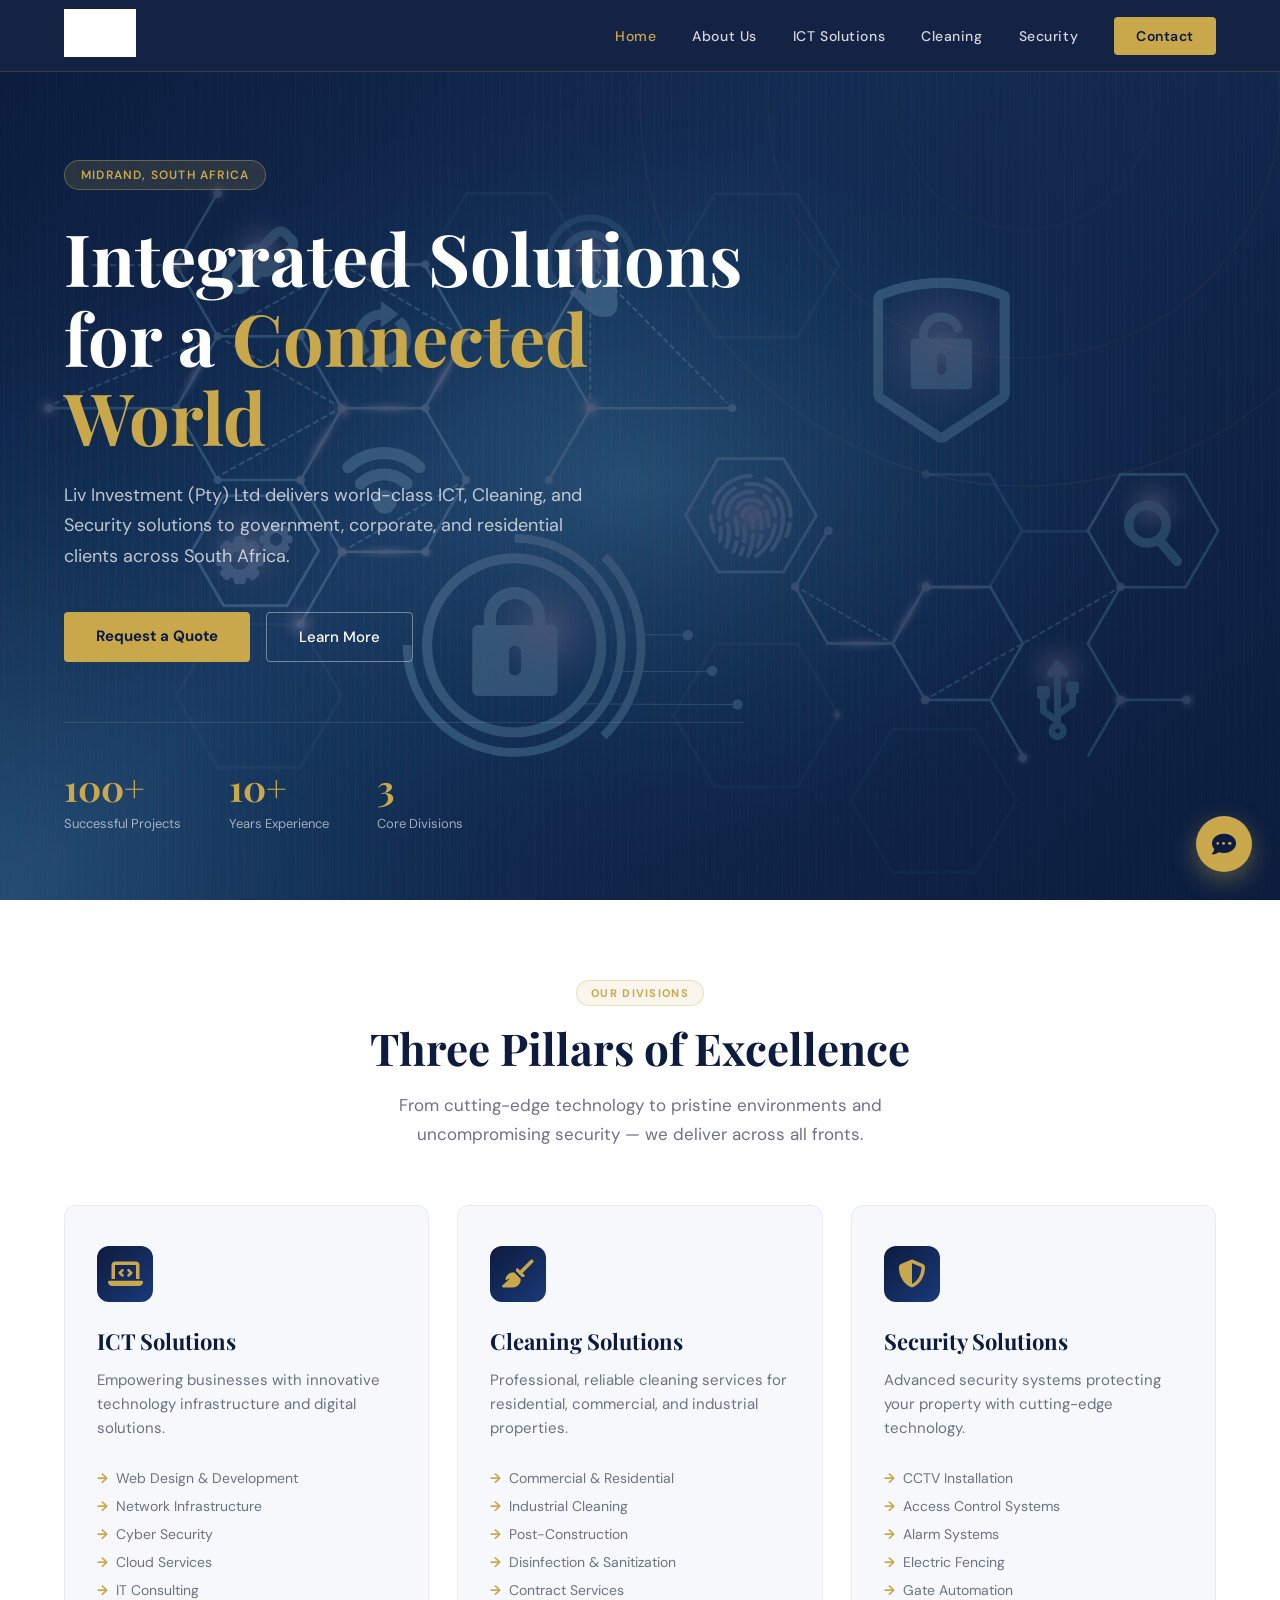
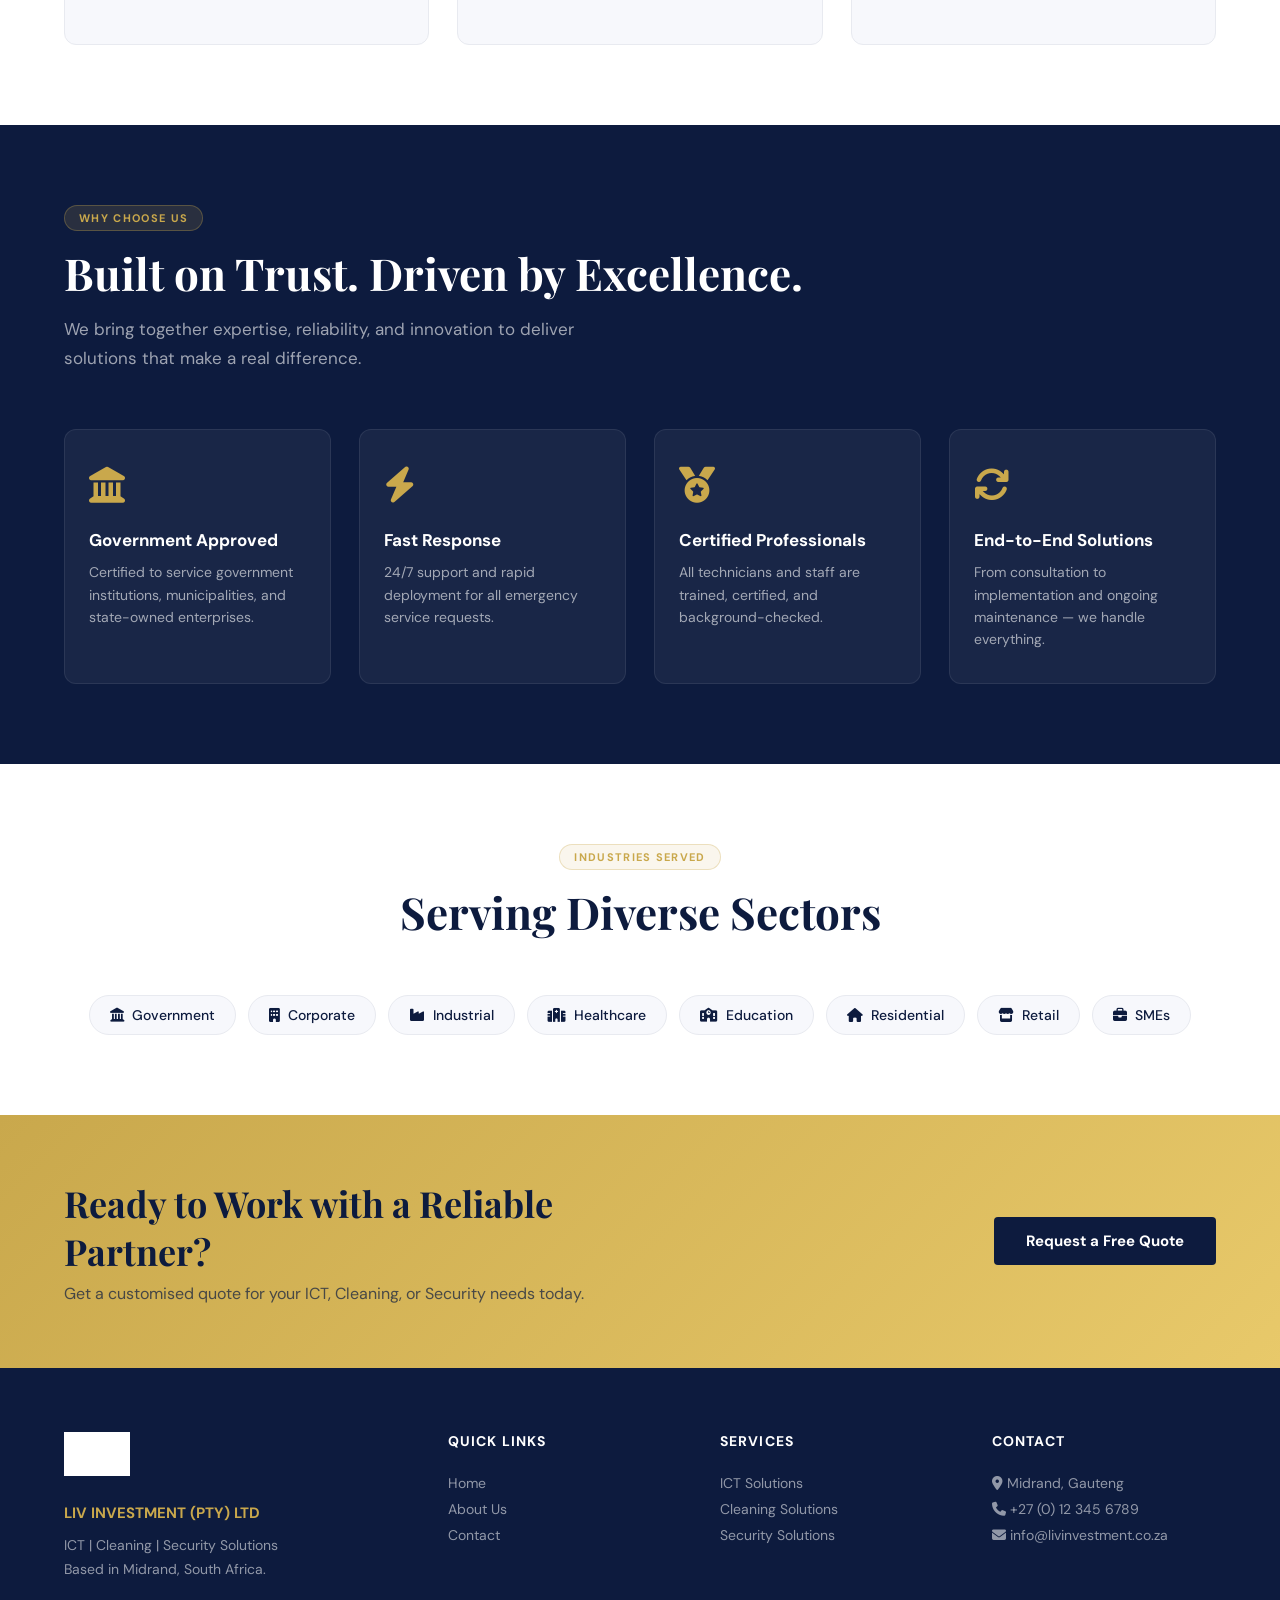
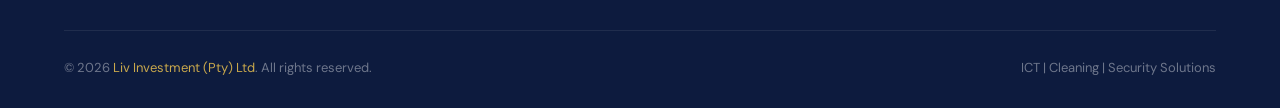
<file: index.html>
<!DOCTYPE html>
<html lang="en">
<head>
  <meta charset="UTF-8">
  <meta name="viewport" content="width=device-width, initial-scale=1.0">
  <title>Liv Investment (Pty) Ltd | ICT | Cleaning | Security Solutions</title>
  <link href="https://fonts.googleapis.com/css2?family=Playfair+Display:wght@700;900&family=DM+Sans:wght@300;400;500;600&display=swap" rel="stylesheet">
  <link rel="stylesheet" href="assets/css/base.css">
  <link rel="stylesheet" href="assets/css/home.css">
  <link rel="stylesheet" href="https://cdnjs.cloudflare.com/ajax/libs/font-awesome/6.5.0/css/all.min.css">
</head>
<body>

  <!-- NAVBAR -->
  <nav>
    <div class="nav-logo">
      <img src="assets/images/logo/logo.jpeg" alt="Liv Investment Logo"
        onerror="this.style.display='none'; this.nextElementSibling.style.display='block'">
      <span style="display:none;color:#fff;font-family:'Playfair Display',serif;font-size:18px;font-weight:700;">LIV <span style="color:#c9a84c">INVESTMENT</span></span>
    </div>
    <ul class="nav-links" id="navLinks">
      <li><a href="index.html" id="nav-home">Home</a></li>
      <li><a href="about.html" id="nav-about">About Us</a></li>
      <li><a href="ict.html" id="nav-ict">ICT Solutions</a></li>
      <li><a href="cleaning.html" id="nav-cleaning">Cleaning</a></li>
      <li><a href="security.html" id="nav-security">Security</a></li>
      <li><a href="contact.html" id="nav-contact" class="nav-cta">Contact</a></li>
    </ul>
    <button class="hamburger" id="hamburger" onclick="toggleMenu()" aria-label="Toggle menu">
      <span></span><span></span><span></span>
    </button>
  </nav>

  <!-- HOME PAGE -->
  <main class="page">

    <!-- HERO -->
    <div class="hero">
      <div class="hero-content">
        <div class="hero-badge">Midrand, South Africa</div>
        <h1>Integrated Solutions for a <span>Connected World</span></h1>
        <p>Liv Investment (Pty) Ltd delivers world-class ICT, Cleaning, and Security solutions to government, corporate, and residential clients across South Africa.</p>
        <div class="hero-btns">
          <a class="btn-primary" href="contact.html">Request a Quote</a>
          <a class="btn-outline" href="about.html">Learn More</a>
        </div>
        <div class="hero-stats">
          <div><div class="stat-num">100+</div><div class="stat-label">Successful Projects</div></div>
          <div><div class="stat-num">10+</div><div class="stat-label">Years Experience</div></div>
          <div><div class="stat-num">3</div><div class="stat-label">Core Divisions</div></div>
        </div>
      </div>
    </div>

    <!-- DIVISIONS -->
    <section style="padding: 80px 5%;">
      <div class="section-header center">
        <div class="section-tag">Our Divisions</div>
        <h2 class="section-title">Three Pillars of Excellence</h2>
        <p class="section-sub">From cutting-edge technology to pristine environments and uncompromising security — we deliver across all fronts.</p>
      </div>
      <div class="divisions-grid">
        <div class="division-card" onclick="location.href='ict.html'">
          <div class="div-icon"><i class="fa-solid fa-laptop-code"></i></div>
          <div class="div-title">ICT Solutions</div>
          <div class="div-desc">Empowering businesses with innovative technology infrastructure and digital solutions.</div>
          <ul class="div-services">
            <li>Web Design & Development</li>
            <li>Network Infrastructure</li>
            <li>Cyber Security</li>
            <li>Cloud Services</li>
            <li>IT Consulting</li>
          </ul>
        </div>
        <div class="division-card" onclick="location.href='cleaning.html'">
          <div class="div-icon"><i class="fa-solid fa-broom"></i></div>
          <div class="div-title">Cleaning Solutions</div>
          <div class="div-desc">Professional, reliable cleaning services for residential, commercial, and industrial properties.</div>
          <ul class="div-services">
            <li>Commercial & Residential</li>
            <li>Industrial Cleaning</li>
            <li>Post-Construction</li>
            <li>Disinfection & Sanitization</li>
            <li>Contract Services</li>
          </ul>
        </div>
        <div class="division-card" onclick="location.href='security.html'">
          <div class="div-icon"><i class="fa-solid fa-shield-halved"></i></div>
          <div class="div-title">Security Solutions</div>
          <div class="div-desc">Advanced security systems protecting your property with cutting-edge technology.</div>
          <ul class="div-services">
            <li>CCTV Installation</li>
            <li>Access Control Systems</li>
            <li>Alarm Systems</li>
            <li>Electric Fencing</li>
            <li>Gate Automation</li>
          </ul>
        </div>
      </div>
    </section>

    <!-- WHY US -->
    <section class="why-section">
      <div class="section-header">
        <div class="section-tag">Why Choose Us</div>
        <h2 class="section-title" style="color:white;">Built on Trust. Driven by Excellence.</h2>
        <p class="section-sub">We bring together expertise, reliability, and innovation to deliver solutions that make a real difference.</p>
      </div>
      <div class="why-grid">
        <div class="why-card">
          <div class="why-icon"><i class="fa-solid fa-landmark"></i></div>
          <div class="why-title">Government Approved</div>
          <div class="why-text">Certified to service government institutions, municipalities, and state-owned enterprises.</div>
        </div>
        <div class="why-card">
          <div class="why-icon"><i class="fa-solid fa-bolt"></i></div>
          <div class="why-title">Fast Response</div>
          <div class="why-text">24/7 support and rapid deployment for all emergency service requests.</div>
        </div>
        <div class="why-card">
          <div class="why-icon"><i class="fa-solid fa-medal"></i></div>
          <div class="why-title">Certified Professionals</div>
          <div class="why-text">All technicians and staff are trained, certified, and background-checked.</div>
        </div>
        <div class="why-card">
          <div class="why-icon"><i class="fa-solid fa-arrows-rotate"></i></div>
          <div class="why-title">End-to-End Solutions</div>
          <div class="why-text">From consultation to implementation and ongoing maintenance — we handle everything.</div>
        </div>
      </div>
    </section>

    <!-- INDUSTRIES -->
    <section>
      <div class="section-header center">
        <div class="section-tag">Industries Served</div>
        <h2 class="section-title">Serving Diverse Sectors</h2>
      </div>
      <div class="industries-grid" style="justify-content:center;">
        <div class="industry-tag"><i class="fa-solid fa-landmark"></i> Government</div>
        <div class="industry-tag"><i class="fa-solid fa-building"></i> Corporate</div>
        <div class="industry-tag"><i class="fa-solid fa-industry"></i> Industrial</div>
        <div class="industry-tag"><i class="fa-solid fa-hospital"></i> Healthcare</div>
        <div class="industry-tag"><i class="fa-solid fa-school"></i> Education</div>
        <div class="industry-tag"><i class="fa-solid fa-house"></i> Residential</div>
        <div class="industry-tag"><i class="fa-solid fa-store"></i> Retail</div>
        <div class="industry-tag"><i class="fa-solid fa-briefcase"></i> SMEs</div>
      </div>
    </section>

    <!-- CTA BAND -->
    <div class="cta-band">
      <div>
        <h2>Ready to Work with a Reliable Partner?</h2>
        <p>Get a customised quote for your ICT, Cleaning, or Security needs today.</p>
      </div>
      <a class="btn-dark" href="contact.html">Request a Free Quote</a>
    </div>

  </main>

  <!-- FOOTER -->
  <footer>
    <div class="footer-grid">
      <div class="footer-brand">
        <img src="assets/images/logo/logo.jpeg" alt="Liv Investment" onerror="this.style.display='none'">
        <p style="color:var(--gold);font-weight:700;margin-bottom:8px;font-size:15px;">LIV INVESTMENT (PTY) LTD</p>
        <p>ICT | Cleaning | Security Solutions<br>Based in Midrand, South Africa.</p>
      </div>
      <div class="footer-col">
        <h4>Quick Links</h4>
        <a href="index.html">Home</a>
        <a href="about.html">About Us</a>
        <a href="contact.html">Contact</a>
      </div>
      <div class="footer-col">
        <h4>Services</h4>
        <a href="ict.html">ICT Solutions</a>
        <a href="cleaning.html">Cleaning Solutions</a>
        <a href="security.html">Security Solutions</a>
      </div>
      <div class="footer-col">
        <h4>Contact</h4>
        <a><i class="fa-solid fa-location-dot"></i> Midrand, Gauteng</a>
        <a><i class="fa-solid fa-phone"></i> +27 (0) 12 345 6789</a>
        <a><i class="fa-solid fa-envelope"></i> info@livinvestment.co.za</a>
      </div>
    </div>
    <div class="footer-bottom">
      <p>© 2026 <span class="footer-gold">Liv Investment (Pty) Ltd</span>. All rights reserved.</p>
      <p>ICT | Cleaning | Security Solutions</p>
    </div>
  </footer>

  <!-- CHATBOT -->
  <div class="chatbot-fab" onclick="toggleChat()" title="Chat with us"><i class="fa-solid fa-comment-dots"></i></div>
  <div class="chatbot-window" id="chatWindow">
    <div class="chat-header">
      <div class="chat-avatar"><i class="fa-solid fa-robot"></i></div>
      <div class="chat-header-info">
        <div class="chat-name">Liv Assistant</div>
        <div class="chat-status">● Online — ready to help</div>
      </div>
      <div class="chat-close" onclick="toggleChat()">×</div>
    </div>
    <div class="chat-body" id="chatBody">
      <div class="chat-msg">Welcome to <strong>Liv Investment (Pty) Ltd</strong>! 👋 How can we assist you today?</div>
      <div class="chat-options">
        <div class="chat-option" onclick="chatSelect('ict')"><i class="fa-solid fa-laptop-code"></i> ICT Solutions <span class="co-arrow">›</span></div>
        <div class="chat-option" onclick="chatSelect('cleaning')"><i class="fa-solid fa-broom"></i> Cleaning Services <span class="co-arrow">›</span></div>
        <div class="chat-option" onclick="chatSelect('security')"><i class="fa-solid fa-shield-halved"></i> Security Solutions <span class="co-arrow">›</span></div>
        <div class="chat-option" onclick="chatSelect('quote')"><i class="fa-solid fa-clipboard-list"></i> Request a Quote <span class="co-arrow">›</span></div>
        <div class="chat-option" onclick="chatSelect('consultant')"><i class="fa-solid fa-phone"></i> Speak to a Consultant <span class="co-arrow">›</span></div>
      </div>
    </div>
    <div class="chat-footer">
      <input class="chat-input" placeholder="Type a message..." id="chatInput" onkeydown="if(event.key==='Enter')sendChatMsg()">
      <button class="chat-send" onclick="sendChatMsg()"><i class="fa-solid fa-paper-plane"></i></button>
    </div>
  </div>

  <script src="assets/js/script.js"></script>
</body>
</html>
</file>
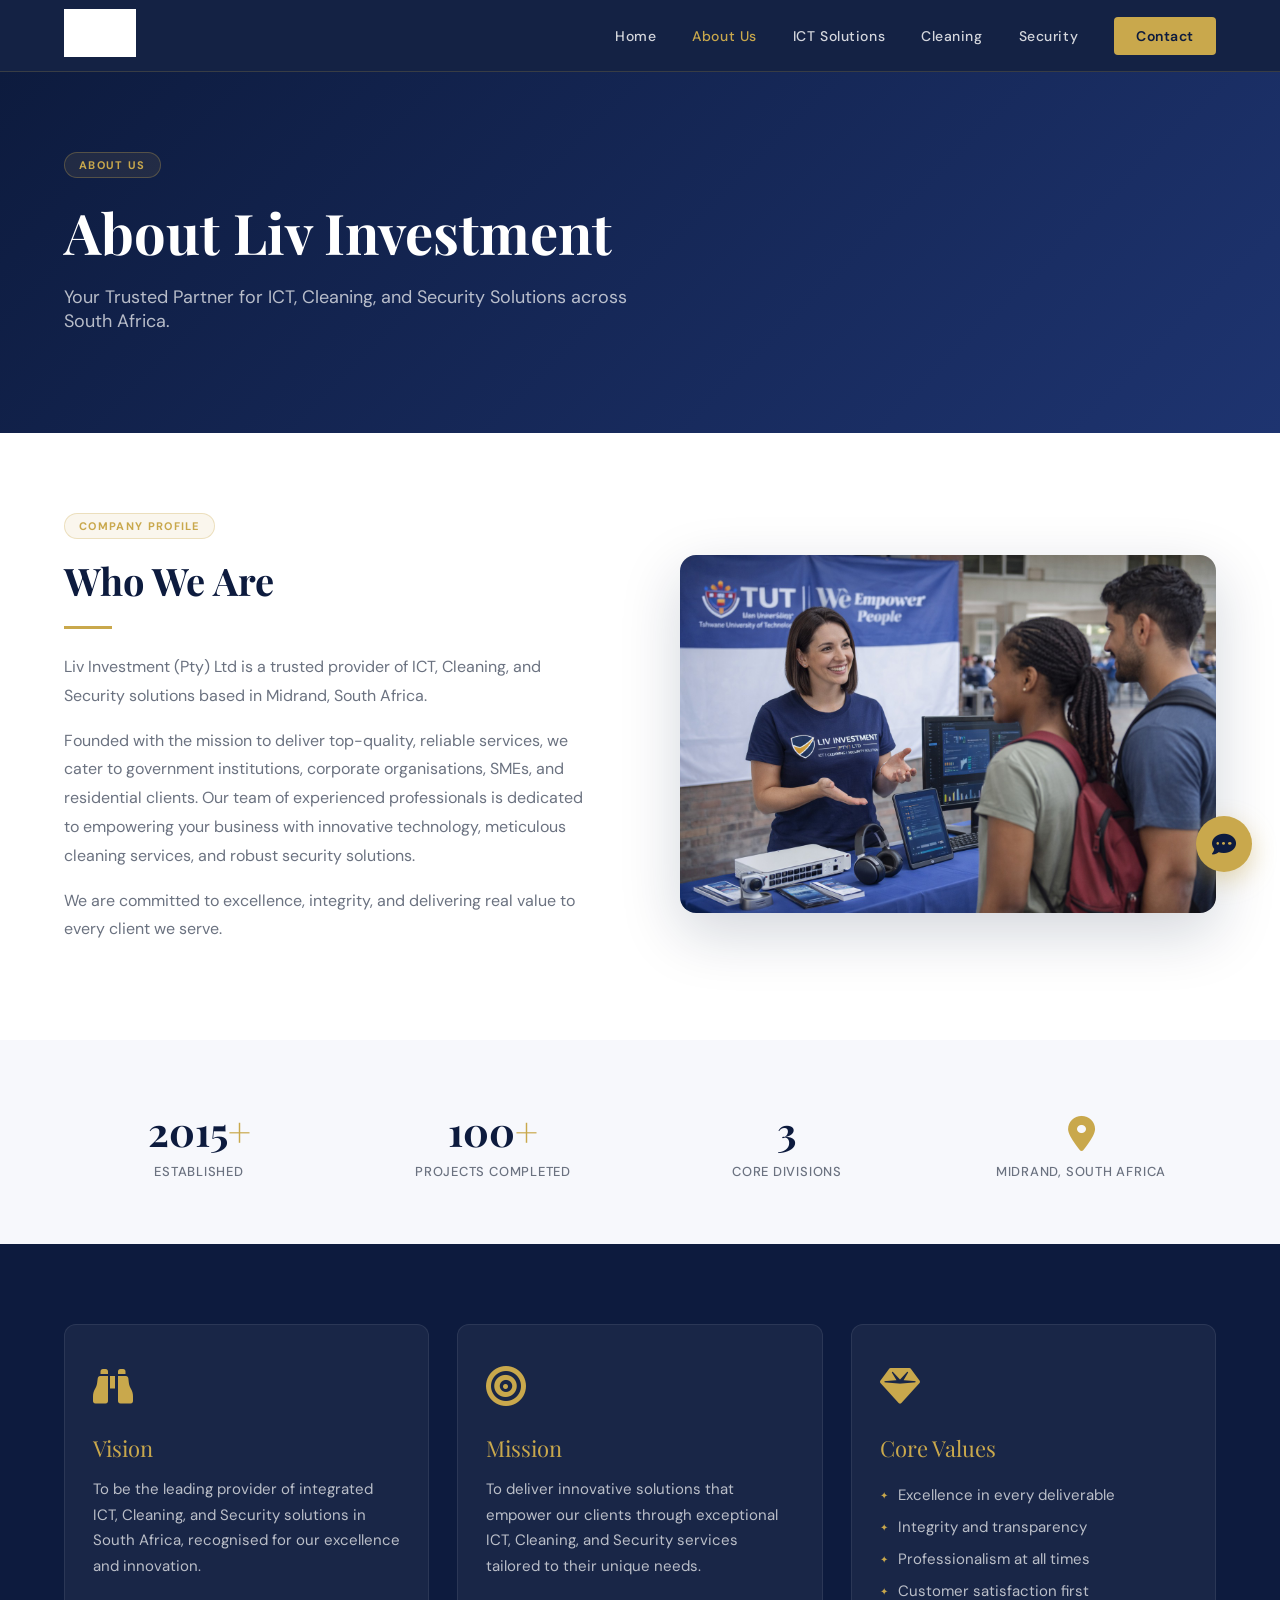
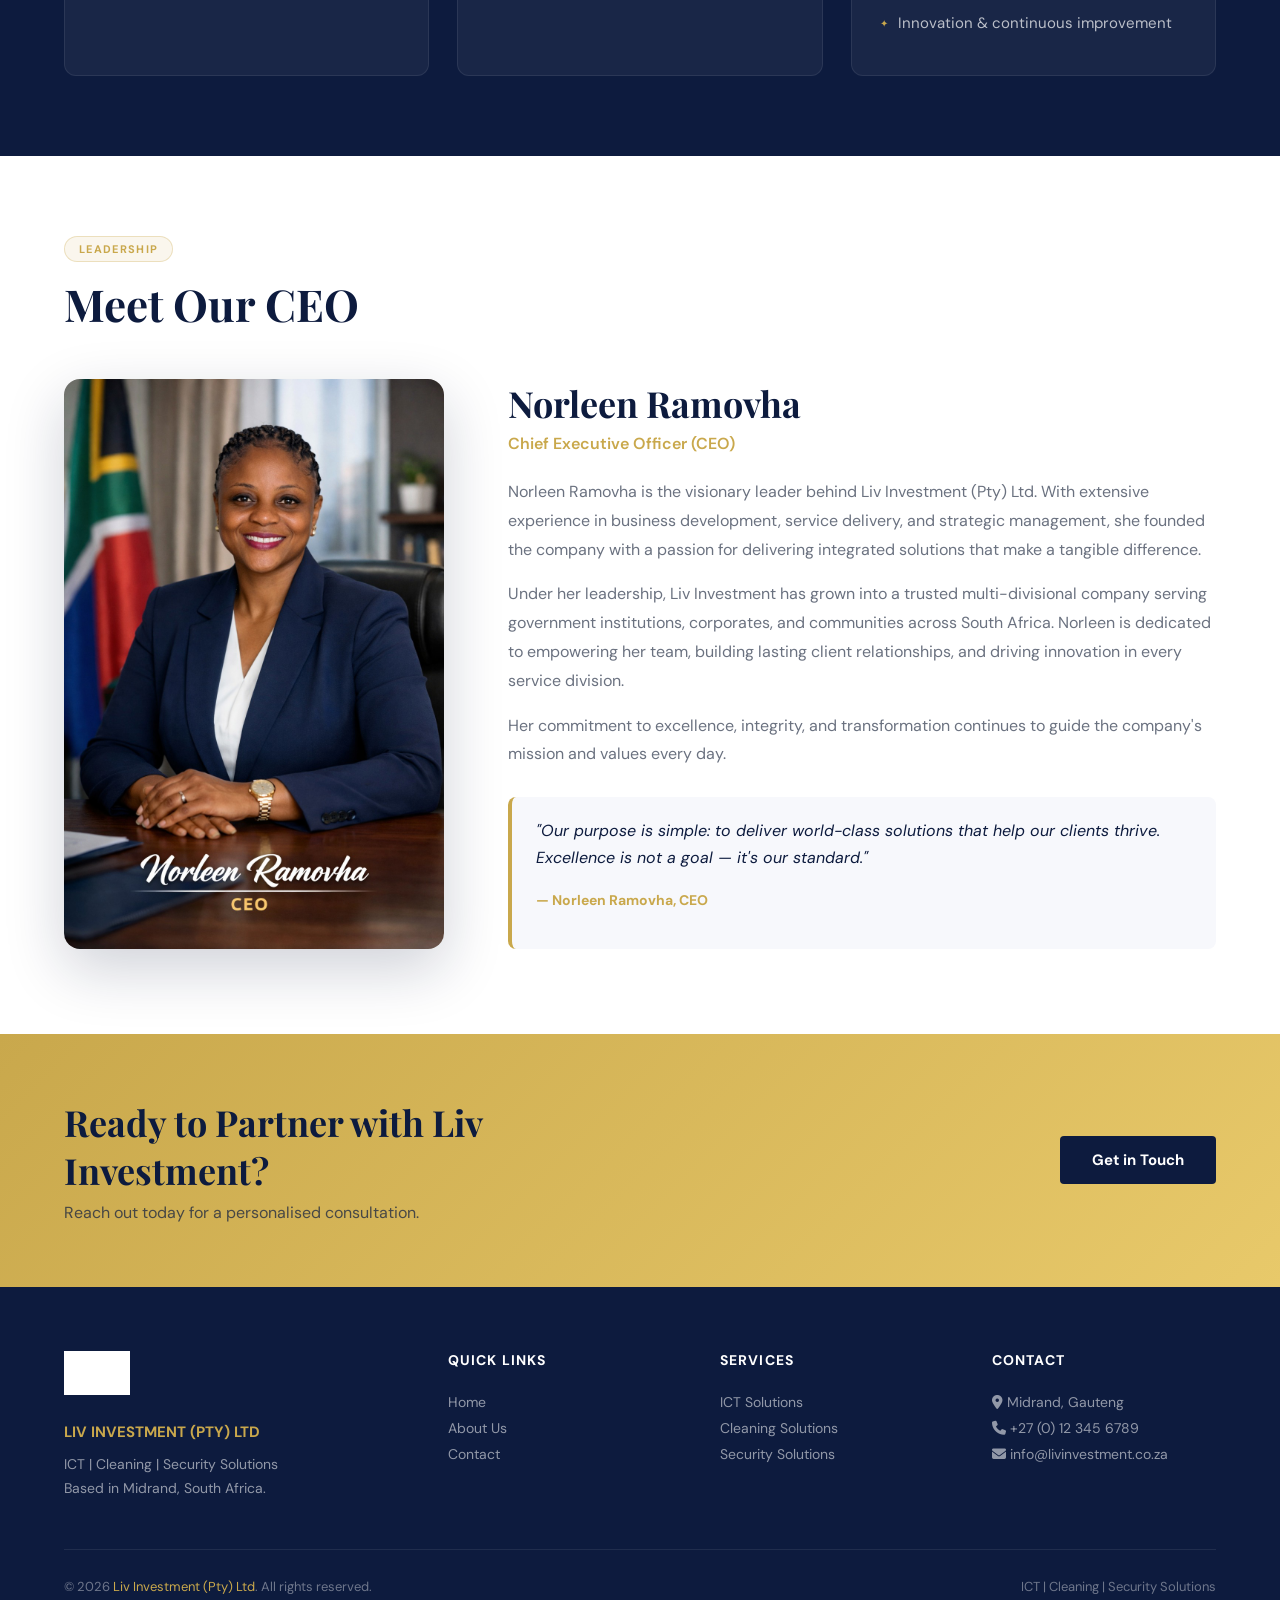
<file: about.html>
<!DOCTYPE html>
<html lang="en">
<head>
  <meta charset="UTF-8">
  <meta name="viewport" content="width=device-width, initial-scale=1.0">
  <title>About Us | Liv Investment (Pty) Ltd</title>
  <link href="https://fonts.googleapis.com/css2?family=Playfair+Display:wght@700;900&family=DM+Sans:wght@300;400;500;600&display=swap" rel="stylesheet">
  <link rel="stylesheet" href="assets/css/base.css">
  <link rel="stylesheet" href="assets/css/about.css">
  <link rel="stylesheet" href="https://cdnjs.cloudflare.com/ajax/libs/font-awesome/6.5.0/css/all.min.css">
</head>
<body>

  <!-- NAVBAR -->
  <nav>
    <div class="nav-logo">
      <img src="assets/images/logo/logo.jpeg" alt="Liv Investment Logo"
        onerror="this.style.display='none'; this.nextElementSibling.style.display='block'">
      <span style="display:none;color:#fff;font-family:'Playfair Display',serif;font-size:18px;font-weight:700;">LIV <span style="color:#c9a84c">INVESTMENT</span></span>
    </div>
    <ul class="nav-links" id="navLinks">
      <li><a href="index.html" id="nav-home">Home</a></li>
      <li><a href="about.html" id="nav-about">About Us</a></li>
      <li><a href="ict.html" id="nav-ict">ICT Solutions</a></li>
      <li><a href="cleaning.html" id="nav-cleaning">Cleaning</a></li>
      <li><a href="security.html" id="nav-security">Security</a></li>
      <li><a href="contact.html" id="nav-contact" class="nav-cta">Contact</a></li>
    </ul>
    <button class="hamburger" id="hamburger" onclick="toggleMenu()" aria-label="Toggle menu">
      <span></span><span></span><span></span>
    </button>
  </nav>

  <!-- ABOUT PAGE -->
  <main class="page">

    <div class="about-hero">
      <div>
        <div class="section-tag">About Us</div>
        <h1>About Liv Investment</h1>
        <p>Your Trusted Partner for ICT, Cleaning, and Security Solutions across South Africa.</p>
      </div>
    </div>

    <div class="profile-grid">
      <div class="profile-text">
        <div class="section-tag">Company Profile</div>
        <h2>Who We Are</h2>
        <div class="divider-gold"></div>
        <p>Liv Investment (Pty) Ltd is a trusted provider of ICT, Cleaning, and Security solutions based in Midrand, South Africa.</p>
        <p>Founded with the mission to deliver top-quality, reliable services, we cater to government institutions, corporate organisations, SMEs, and residential clients. Our team of experienced professionals is dedicated to empowering your business with innovative technology, meticulous cleaning services, and robust security solutions.</p>
        <p>We are committed to excellence, integrity, and delivering real value to every client we serve.</p>
      </div>
      <div>
        <img src="assets/images/ict/ict-specialist.jpeg" alt="ICT Professional"
          style="width:100%;border-radius:16px;box-shadow:0 20px 60px rgba(13,27,62,0.18);">
      </div>
    </div>

    <div class="stats-row">
      <div class="stat-box"><div class="num">2015<span>+</span></div><div class="lbl">Established</div></div>
      <div class="stat-box"><div class="num">100<span>+</span></div><div class="lbl">Projects Completed</div></div>
      <div class="stat-box"><div class="num">3</div><div class="lbl">Core Divisions</div></div>
      <div class="stat-box"><div class="num"><i class="fa-solid fa-location-dot" style="color:var(--gold);font-size:36px;"></i></div><div class="lbl">Midrand, South Africa</div></div>
    </div>

    <div class="vmv-grid">
      <div class="vmv-card">
        <div class="vmv-icon"><i class="fa-solid fa-binoculars"></i></div>
        <div class="vmv-title">Vision</div>
        <div class="vmv-text">To be the leading provider of integrated ICT, Cleaning, and Security solutions in South Africa, recognised for our excellence and innovation.</div>
      </div>
      <div class="vmv-card">
        <div class="vmv-icon"><i class="fa-solid fa-bullseye"></i></div>
        <div class="vmv-title">Mission</div>
        <div class="vmv-text">To deliver innovative solutions that empower our clients through exceptional ICT, Cleaning, and Security services tailored to their unique needs.</div>
      </div>
      <div class="vmv-card">
        <div class="vmv-icon"><i class="fa-solid fa-gem"></i></div>
        <div class="vmv-title">Core Values</div>
        <ul class="values-list">
          <li>Excellence in every deliverable</li>
          <li>Integrity and transparency</li>
          <li>Professionalism at all times</li>
          <li>Customer satisfaction first</li>
          <li>Innovation & continuous improvement</li>
        </ul>
      </div>
    </div>

    <!-- FOUNDER / CEO -->
    <div class="founder-section">
      <div class="section-tag">Leadership</div>
      <h2 class="section-title" style="margin-bottom:48px;">Meet Our CEO</h2>
      <div class="founder-grid">
        <div>
          <img class="founder-img" src="assets/images/ceo.jpeg" alt="Norleen Ramovha - CEO">
        </div>
        <div class="founder-text">
          <h2>Norleen Ramovha</h2>
          <div class="founder-role">Chief Executive Officer (CEO)</div>
          <p>Norleen Ramovha is the visionary leader behind Liv Investment (Pty) Ltd. With extensive experience in business development, service delivery, and strategic management, she founded the company with a passion for delivering integrated solutions that make a tangible difference.</p>
          <p>Under her leadership, Liv Investment has grown into a trusted multi-divisional company serving government institutions, corporates, and communities across South Africa. Norleen is dedicated to empowering her team, building lasting client relationships, and driving innovation in every service division.</p>
          <p>Her commitment to excellence, integrity, and transformation continues to guide the company's mission and values every day.</p>
          <div style="margin-top:28px;padding:20px 24px;background:var(--off-white);border-left:4px solid var(--gold);border-radius:8px;">
            <p style="color:var(--navy);font-style:italic;font-size:16px;line-height:1.7;">"Our purpose is simple: to deliver world-class solutions that help our clients thrive. Excellence is not a goal — it's our standard."</p>
            <p style="color:var(--gold);font-weight:700;margin-top:10px;font-size:14px;">— Norleen Ramovha, CEO</p>
          </div>
        </div>
      </div>
    </div>

    <div class="cta-band">
      <div>
        <h2>Ready to Partner with Liv Investment?</h2>
        <p>Reach out today for a personalised consultation.</p>
      </div>
      <a class="btn-dark" href="contact.html">Get in Touch</a>
    </div>

  </main>

  <!-- FOOTER -->
  <footer>
    <div class="footer-grid">
      <div class="footer-brand">
        <img src="assets/images/logo/logo.jpeg" alt="Liv Investment" onerror="this.style.display='none'">
        <p style="color:var(--gold);font-weight:700;margin-bottom:8px;font-size:15px;">LIV INVESTMENT (PTY) LTD</p>
        <p>ICT | Cleaning | Security Solutions<br>Based in Midrand, South Africa.</p>
      </div>
      <div class="footer-col">
        <h4>Quick Links</h4>
        <a href="index.html">Home</a>
        <a href="about.html">About Us</a>
        <a href="contact.html">Contact</a>
      </div>
      <div class="footer-col">
        <h4>Services</h4>
        <a href="ict.html">ICT Solutions</a>
        <a href="cleaning.html">Cleaning Solutions</a>
        <a href="security.html">Security Solutions</a>
      </div>
      <div class="footer-col">
        <h4>Contact</h4>
        <a><i class="fa-solid fa-location-dot"></i> Midrand, Gauteng</a>
        <a><i class="fa-solid fa-phone"></i> +27 (0) 12 345 6789</a>
        <a><i class="fa-solid fa-envelope"></i> info@livinvestment.co.za</a>
      </div>
    </div>
    <div class="footer-bottom">
      <p>© 2026 <span class="footer-gold">Liv Investment (Pty) Ltd</span>. All rights reserved.</p>
      <p>ICT | Cleaning | Security Solutions</p>
    </div>
  </footer>

  <!-- CHATBOT -->
  <div class="chatbot-fab" onclick="toggleChat()" title="Chat with us"><i class="fa-solid fa-comment-dots"></i></div>
  <div class="chatbot-window" id="chatWindow">
    <div class="chat-header">
      <div class="chat-avatar"><i class="fa-solid fa-robot"></i></div>
      <div class="chat-header-info">
        <div class="chat-name">Liv Assistant</div>
        <div class="chat-status">● Online — ready to help</div>
      </div>
      <div class="chat-close" onclick="toggleChat()">×</div>
    </div>
    <div class="chat-body" id="chatBody">
      <div class="chat-msg">Welcome to <strong>Liv Investment (Pty) Ltd</strong>! 👋 How can we assist you today?</div>
      <div class="chat-options">
        <div class="chat-option" onclick="chatSelect('ict')"><i class="fa-solid fa-laptop-code"></i> ICT Solutions <span class="co-arrow">›</span></div>
        <div class="chat-option" onclick="chatSelect('cleaning')"><i class="fa-solid fa-broom"></i> Cleaning Services <span class="co-arrow">›</span></div>
        <div class="chat-option" onclick="chatSelect('security')"><i class="fa-solid fa-shield-halved"></i> Security Solutions <span class="co-arrow">›</span></div>
        <div class="chat-option" onclick="chatSelect('quote')"><i class="fa-solid fa-clipboard-list"></i> Request a Quote <span class="co-arrow">›</span></div>
        <div class="chat-option" onclick="chatSelect('consultant')"><i class="fa-solid fa-phone"></i> Speak to a Consultant <span class="co-arrow">›</span></div>
      </div>
    </div>
    <div class="chat-footer">
      <input class="chat-input" placeholder="Type a message..." id="chatInput" onkeydown="if(event.key==='Enter')sendChatMsg()">
      <button class="chat-send" onclick="sendChatMsg()"><i class="fa-solid fa-paper-plane"></i></button>
    </div>
  </div>

  <script src="assets/js/script.js"></script>
</body>
</html>
</file>
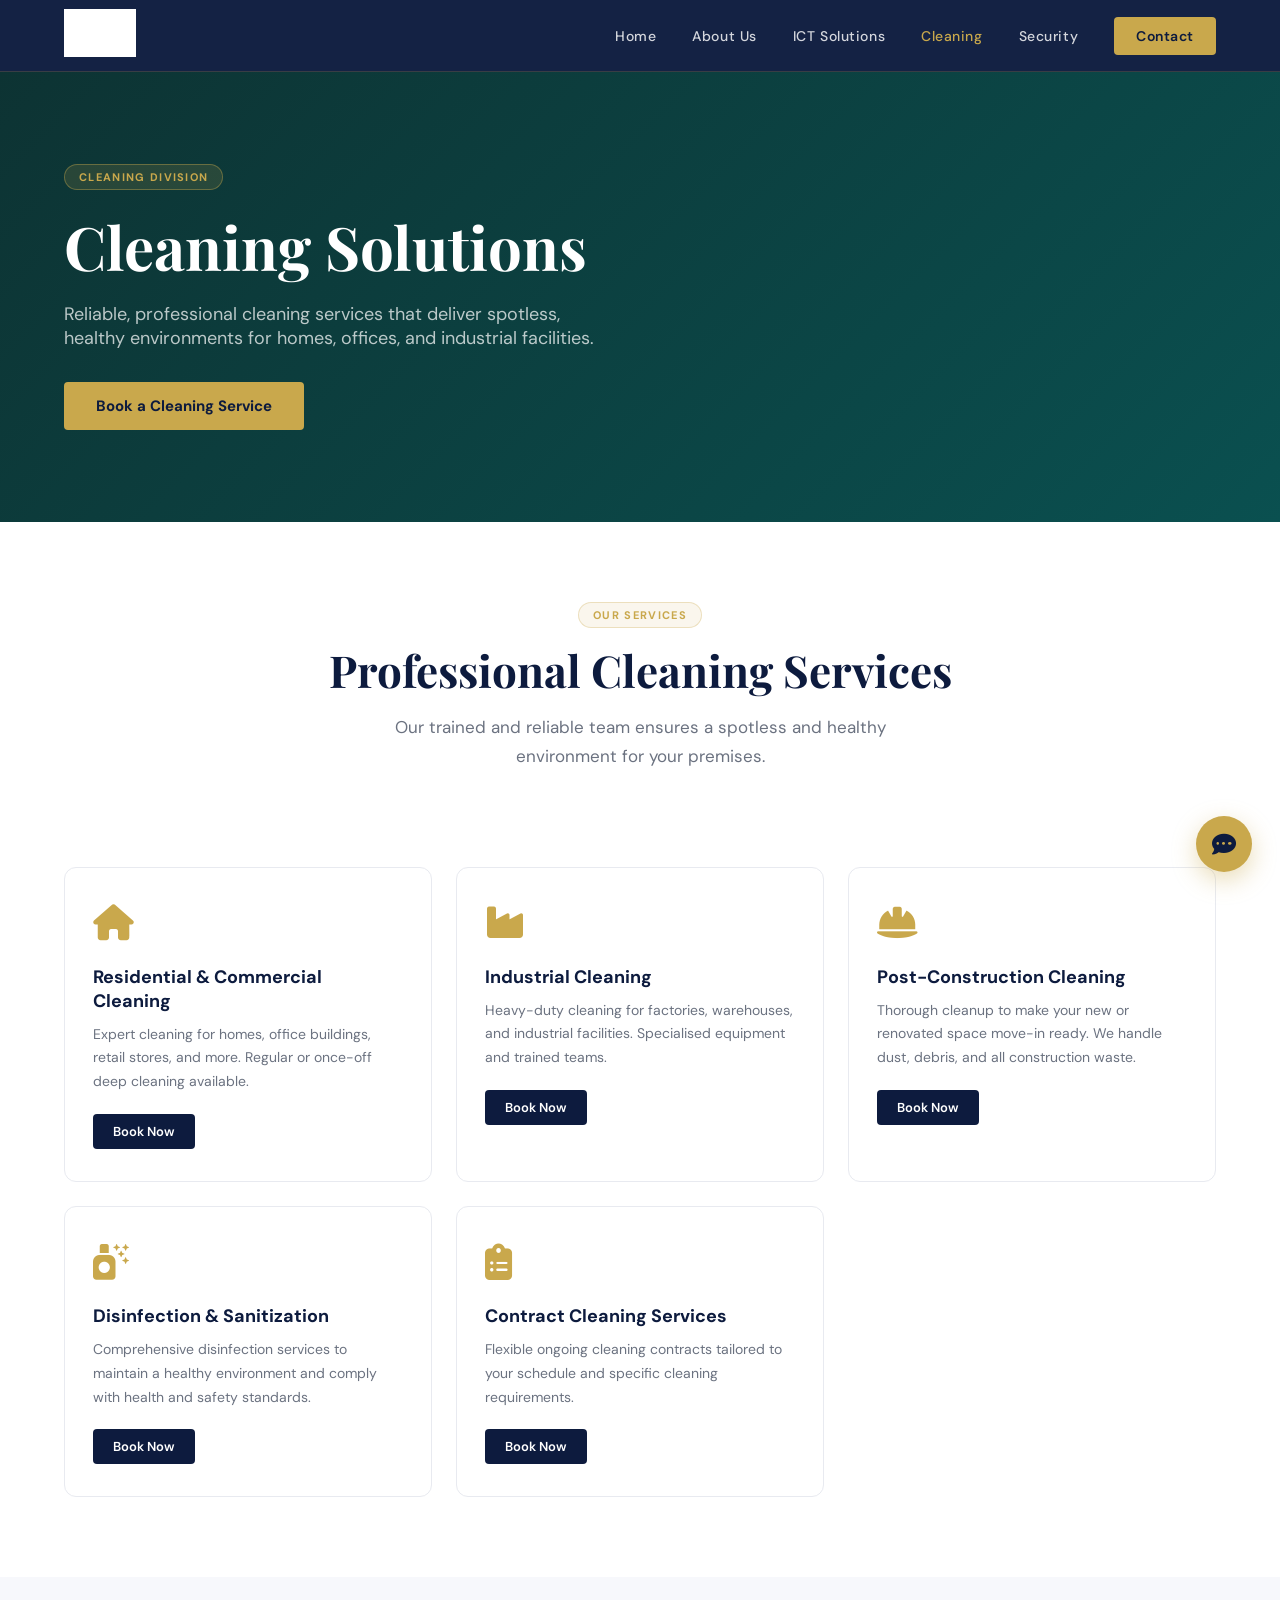
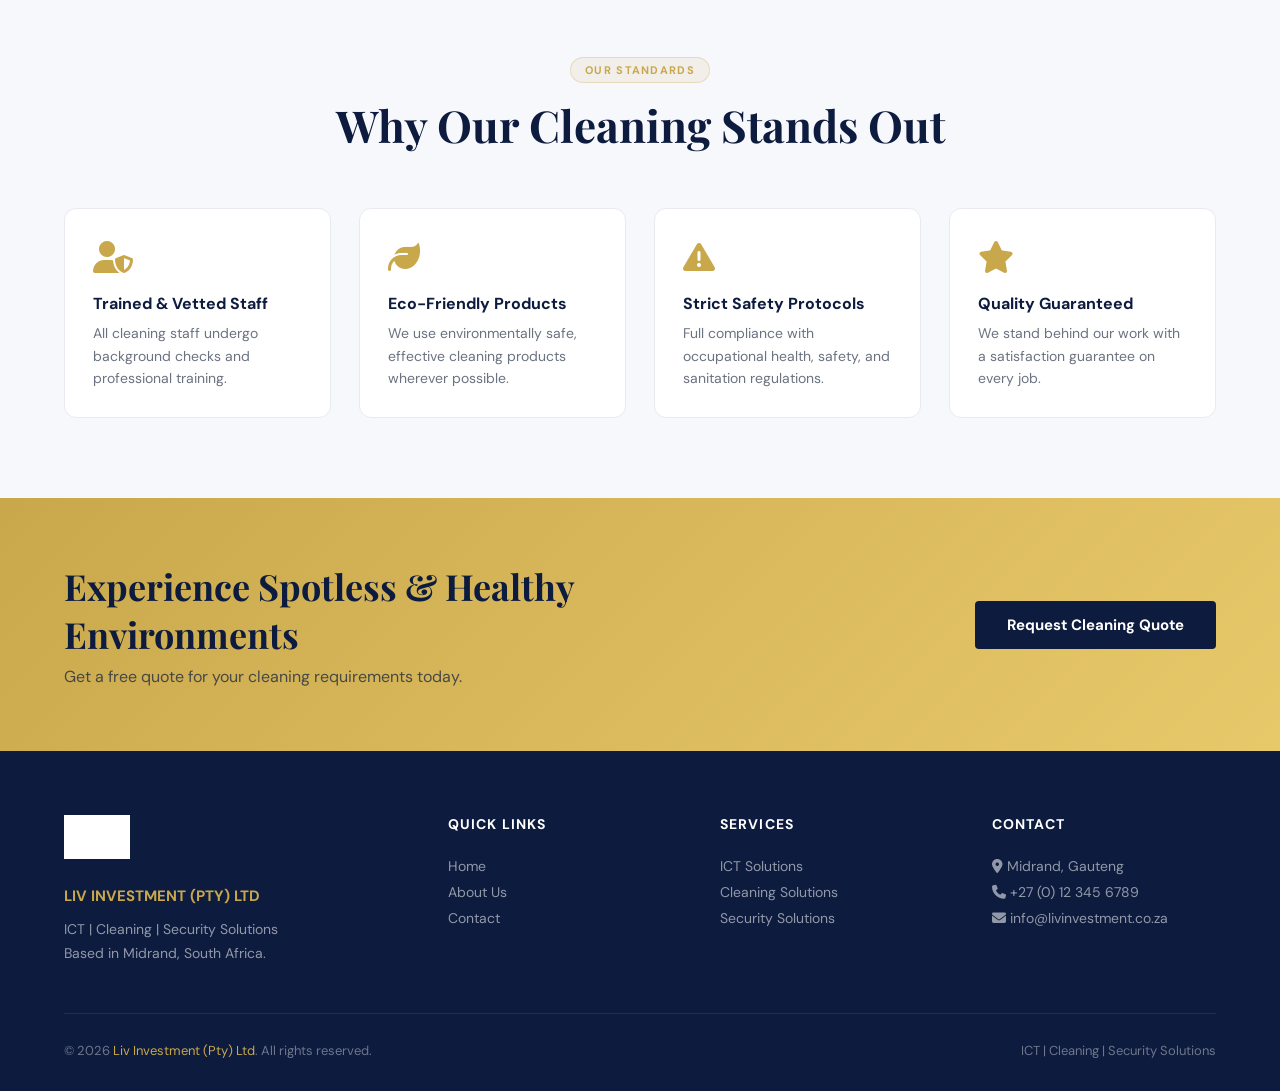
<file: cleaning.html>
<!DOCTYPE html>
<html lang="en">
<head>
  <meta charset="UTF-8">
  <meta name="viewport" content="width=device-width, initial-scale=1.0">
  <title>Cleaning Solutions | Liv Investment (Pty) Ltd</title>
  <link href="https://fonts.googleapis.com/css2?family=Playfair+Display:wght@700;900&family=DM+Sans:wght@300;400;500;600&display=swap" rel="stylesheet">
  <link rel="stylesheet" href="assets/css/base.css">
  <link rel="stylesheet" href="assets/css/cleaning.css">
  <link rel="stylesheet" href="https://cdnjs.cloudflare.com/ajax/libs/font-awesome/6.5.0/css/all.min.css">
</head>
<body>

  <!-- NAVBAR -->
  <nav>
    <div class="nav-logo">
      <img src="assets/images/logo/logo.jpeg" alt="Liv Investment Logo"
        onerror="this.style.display='none'; this.nextElementSibling.style.display='block'">
      <span style="display:none;color:#fff;font-family:'Playfair Display',serif;font-size:18px;font-weight:700;">LIV <span style="color:#c9a84c">INVESTMENT</span></span>
    </div>
    <ul class="nav-links" id="navLinks">
      <li><a href="index.html" id="nav-home">Home</a></li>
      <li><a href="about.html" id="nav-about">About Us</a></li>
      <li><a href="ict.html" id="nav-ict">ICT Solutions</a></li>
      <li><a href="cleaning.html" id="nav-cleaning">Cleaning</a></li>
      <li><a href="security.html" id="nav-security">Security</a></li>
      <li><a href="contact.html" id="nav-contact" class="nav-cta">Contact</a></li>
    </ul>
    <button class="hamburger" id="hamburger" onclick="toggleMenu()" aria-label="Toggle menu">
      <span></span><span></span><span></span>
    </button>
  </nav>

  <!-- CLEANING PAGE -->
  <main class="page">

    <div class="service-hero cleaning">
      <div>
        <div class="section-tag" style="background:rgba(201,168,76,0.15);color:var(--gold);border-color:rgba(201,168,76,0.4);">Cleaning Division</div>
        <h1>Cleaning Solutions</h1>
        <p>Reliable, professional cleaning services that deliver spotless, healthy environments for homes, offices, and industrial facilities.</p>
        <a class="btn-primary" href="contact.html">Book a Cleaning Service</a>
      </div>
    </div>

    <section style="padding: 80px 5% 40px;">
      <div class="section-header center">
        <div class="section-tag">Our Services</div>
        <h2 class="section-title">Professional Cleaning Services</h2>
        <p class="section-sub">Our trained and reliable team ensures a spotless and healthy environment for your premises.</p>
      </div>
    </section>

    <div class="services-grid" style="padding-top:0;">
      <div class="service-card">
        <div class="sc-icon"><i class="fa-solid fa-house"></i></div>
        <div class="sc-title">Residential & Commercial Cleaning</div>
        <div class="sc-desc">Expert cleaning for homes, office buildings, retail stores, and more. Regular or once-off deep cleaning available.</div>
        <a class="btn-sm" href="contact.html">Book Now</a>
      </div>
      <div class="service-card">
        <div class="sc-icon"><i class="fa-solid fa-industry"></i></div>
        <div class="sc-title">Industrial Cleaning</div>
        <div class="sc-desc">Heavy-duty cleaning for factories, warehouses, and industrial facilities. Specialised equipment and trained teams.</div>
        <a class="btn-sm" href="contact.html">Book Now</a>
      </div>
      <div class="service-card">
        <div class="sc-icon"><i class="fa-solid fa-helmet-safety"></i></div>
        <div class="sc-title">Post-Construction Cleaning</div>
        <div class="sc-desc">Thorough cleanup to make your new or renovated space move-in ready. We handle dust, debris, and all construction waste.</div>
        <a class="btn-sm" href="contact.html">Book Now</a>
      </div>
      <div class="service-card">
        <div class="sc-icon"><i class="fa-solid fa-spray-can-sparkles"></i></div>
        <div class="sc-title">Disinfection & Sanitization</div>
        <div class="sc-desc">Comprehensive disinfection services to maintain a healthy environment and comply with health and safety standards.</div>
        <a class="btn-sm" href="contact.html">Book Now</a>
      </div>
      <div class="service-card">
        <div class="sc-icon"><i class="fa-solid fa-clipboard-list"></i></div>
        <div class="sc-title">Contract Cleaning Services</div>
        <div class="sc-desc">Flexible ongoing cleaning contracts tailored to your schedule and specific cleaning requirements.</div>
        <a class="btn-sm" href="contact.html">Book Now</a>
      </div>
    </div>

    <section style="background:var(--off-white);">
      <div class="section-header center">
        <div class="section-tag">Our Standards</div>
        <h2 class="section-title">Why Our Cleaning Stands Out</h2>
      </div>
      <div class="why-grid" style="margin-top:40px;">
        <div class="standards-card">
          <div class="standards-icon"><i class="fa-solid fa-user-shield"></i></div>
          <div class="standards-title">Trained & Vetted Staff</div>
          <div class="standards-text">All cleaning staff undergo background checks and professional training.</div>
        </div>
        <div class="standards-card">
          <div class="standards-icon"><i class="fa-solid fa-leaf"></i></div>
          <div class="standards-title">Eco-Friendly Products</div>
          <div class="standards-text">We use environmentally safe, effective cleaning products wherever possible.</div>
        </div>
        <div class="standards-card">
          <div class="standards-icon"><i class="fa-solid fa-triangle-exclamation"></i></div>
          <div class="standards-title">Strict Safety Protocols</div>
          <div class="standards-text">Full compliance with occupational health, safety, and sanitation regulations.</div>
        </div>
        <div class="standards-card">
          <div class="standards-icon"><i class="fa-solid fa-star"></i></div>
          <div class="standards-title">Quality Guaranteed</div>
          <div class="standards-text">We stand behind our work with a satisfaction guarantee on every job.</div>
        </div>
      </div>
    </section>

    <div class="cta-band">
      <div>
        <h2>Experience Spotless & Healthy Environments</h2>
        <p>Get a free quote for your cleaning requirements today.</p>
      </div>
      <a class="btn-dark" href="contact.html">Request Cleaning Quote</a>
    </div>

  </main>

  <!-- FOOTER -->
  <footer>
    <div class="footer-grid">
      <div class="footer-brand">
        <img src="assets/images/logo/logo.jpeg" alt="Liv Investment" onerror="this.style.display='none'">
        <p style="color:var(--gold);font-weight:700;margin-bottom:8px;font-size:15px;">LIV INVESTMENT (PTY) LTD</p>
        <p>ICT | Cleaning | Security Solutions<br>Based in Midrand, South Africa.</p>
      </div>
      <div class="footer-col">
        <h4>Quick Links</h4>
        <a href="index.html">Home</a>
        <a href="about.html">About Us</a>
        <a href="contact.html">Contact</a>
      </div>
      <div class="footer-col">
        <h4>Services</h4>
        <a href="ict.html">ICT Solutions</a>
        <a href="cleaning.html">Cleaning Solutions</a>
        <a href="security.html">Security Solutions</a>
      </div>
      <div class="footer-col">
        <h4>Contact</h4>
        <a><i class="fa-solid fa-location-dot"></i> Midrand, Gauteng</a>
        <a><i class="fa-solid fa-phone"></i> +27 (0) 12 345 6789</a>
        <a><i class="fa-solid fa-envelope"></i> info@livinvestment.co.za</a>
      </div>
    </div>
    <div class="footer-bottom">
      <p>© 2026 <span class="footer-gold">Liv Investment (Pty) Ltd</span>. All rights reserved.</p>
      <p>ICT | Cleaning | Security Solutions</p>
    </div>
  </footer>

  <!-- CHATBOT -->
  <div class="chatbot-fab" onclick="toggleChat()" title="Chat with us"><i class="fa-solid fa-comment-dots"></i></div>
  <div class="chatbot-window" id="chatWindow">
    <div class="chat-header">
      <div class="chat-avatar"><i class="fa-solid fa-robot"></i></div>
      <div class="chat-header-info">
        <div class="chat-name">Liv Assistant</div>
        <div class="chat-status">● Online — ready to help</div>
      </div>
      <div class="chat-close" onclick="toggleChat()">×</div>
    </div>
    <div class="chat-body" id="chatBody">
      <div class="chat-msg">Welcome to <strong>Liv Investment (Pty) Ltd</strong>! 👋 How can we assist you today?</div>
      <div class="chat-options">
        <div class="chat-option" onclick="chatSelect('ict')"><i class="fa-solid fa-laptop-code"></i> ICT Solutions <span class="co-arrow">›</span></div>
        <div class="chat-option" onclick="chatSelect('cleaning')"><i class="fa-solid fa-broom"></i> Cleaning Services <span class="co-arrow">›</span></div>
        <div class="chat-option" onclick="chatSelect('security')"><i class="fa-solid fa-shield-halved"></i> Security Solutions <span class="co-arrow">›</span></div>
        <div class="chat-option" onclick="chatSelect('quote')"><i class="fa-solid fa-clipboard-list"></i> Request a Quote <span class="co-arrow">›</span></div>
        <div class="chat-option" onclick="chatSelect('consultant')"><i class="fa-solid fa-phone"></i> Speak to a Consultant <span class="co-arrow">›</span></div>
      </div>
    </div>
    <div class="chat-footer">
      <input class="chat-input" placeholder="Type a message..." id="chatInput" onkeydown="if(event.key==='Enter')sendChatMsg()">
      <button class="chat-send" onclick="sendChatMsg()"><i class="fa-solid fa-paper-plane"></i></button>
    </div>
  </div>

  <script src="assets/js/script.js"></script>
</body>
</html>
</file>
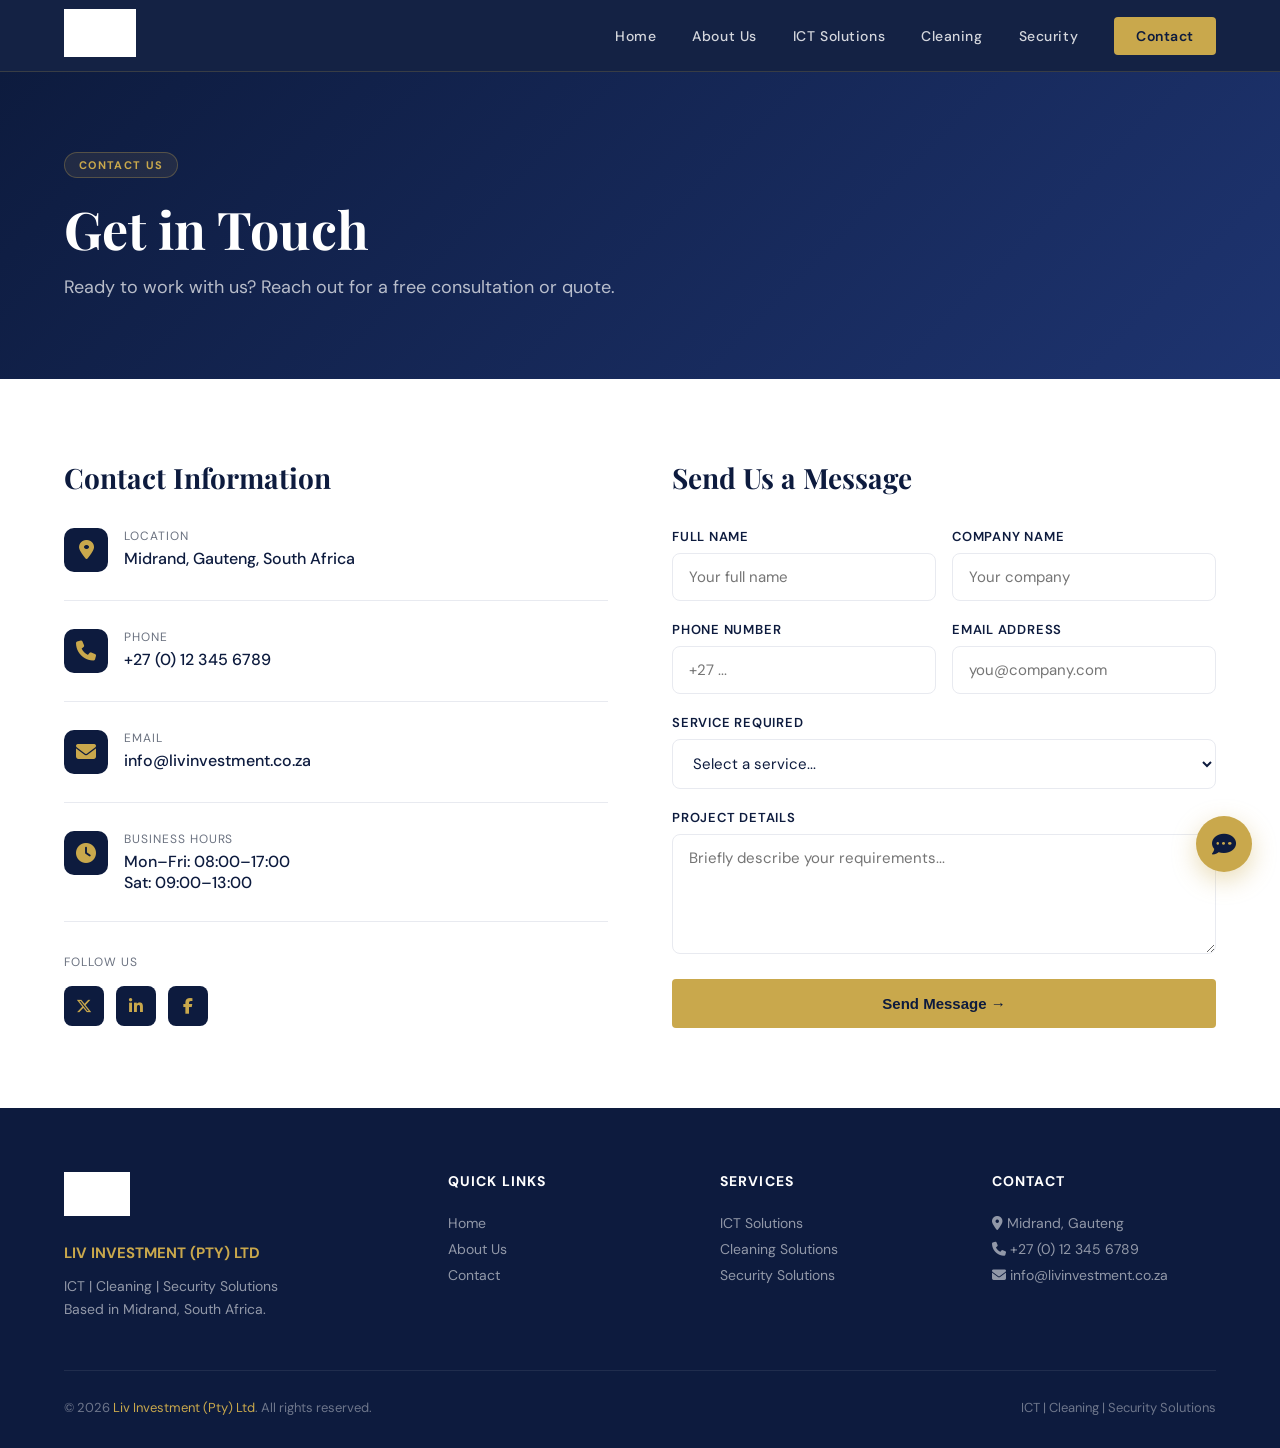
<file: contact.html>
<!DOCTYPE html>
<html lang="en">
<head>
  <meta charset="UTF-8">
  <meta name="viewport" content="width=device-width, initial-scale=1.0">
  <title>Contact Us | Liv Investment (Pty) Ltd</title>
  <link href="https://fonts.googleapis.com/css2?family=Playfair+Display:wght@700;900&family=DM+Sans:wght@300;400;500;600&display=swap" rel="stylesheet">
  <link rel="stylesheet" href="assets/css/base.css">
  <link rel="stylesheet" href="assets/css/contact.css">
  <link rel="stylesheet" href="https://cdnjs.cloudflare.com/ajax/libs/font-awesome/6.5.0/css/all.min.css">
</head>
<body>

  <!-- NAVBAR -->
  <nav>
    <div class="nav-logo">
      <img src="assets/images/logo/logo.jpeg" alt="Liv Investment Logo"
        onerror="this.style.display='none'; this.nextElementSibling.style.display='block'">
      <span style="display:none;color:#fff;font-family:'Playfair Display',serif;font-size:18px;font-weight:700;">LIV <span style="color:#c9a84c">INVESTMENT</span></span>
    </div>
    <ul class="nav-links" id="navLinks">
      <li><a href="index.html" id="nav-home">Home</a></li>
      <li><a href="about.html" id="nav-about">About Us</a></li>
      <li><a href="ict.html" id="nav-ict">ICT Solutions</a></li>
      <li><a href="cleaning.html" id="nav-cleaning">Cleaning</a></li>
      <li><a href="security.html" id="nav-security">Security</a></li>
      <li><a href="contact.html" id="nav-contact" class="nav-cta">Contact</a></li>
    </ul>
    <button class="hamburger" id="hamburger" onclick="toggleMenu()" aria-label="Toggle menu">
      <span></span><span></span><span></span>
    </button>
  </nav>

  <!-- CONTACT PAGE -->
  <main class="page">

    <div class="contact-hero">
      <div>
        <div class="section-tag">Contact Us</div>
        <h1>Get in Touch</h1>
        <p>Ready to work with us? Reach out for a free consultation or quote.</p>
      </div>
    </div>

    <div class="contact-grid">
      <div class="contact-info">
        <h3>Contact Information</h3>
        <div class="contact-item">
          <div class="contact-icon"><i class="fa-solid fa-location-dot"></i></div>
          <div>
            <div class="ci-label">Location</div>
            <div class="ci-value">Midrand, Gauteng, South Africa</div>
          </div>
        </div>
        <div class="contact-item">
          <div class="contact-icon"><i class="fa-solid fa-phone"></i></div>
          <div>
            <div class="ci-label">Phone</div>
            <div class="ci-value">+27 (0) 12 345 6789</div>
          </div>
        </div>
        <div class="contact-item">
          <div class="contact-icon"><i class="fa-solid fa-envelope"></i></div>
          <div>
            <div class="ci-label">Email</div>
            <div class="ci-value">info@livinvestment.co.za</div>
          </div>
        </div>
        <div class="contact-item">
          <div class="contact-icon"><i class="fa-solid fa-clock"></i></div>
          <div>
            <div class="ci-label">Business Hours</div>
            <div class="ci-value">Mon–Fri: 08:00–17:00<br>Sat: 09:00–13:00</div>
          </div>
        </div>
        <div style="margin-top:32px;">
          <div class="ci-label" style="margin-bottom:16px;">Follow Us</div>
          <div style="display:flex;gap:12px;">
            <div style="width:40px;height:40px;background:var(--navy);border-radius:8px;display:flex;align-items:center;justify-content:center;cursor:pointer;font-size:16px;color:var(--gold);"><i class="fa-brands fa-x-twitter"></i></div>
            <div style="width:40px;height:40px;background:var(--navy);border-radius:8px;display:flex;align-items:center;justify-content:center;cursor:pointer;font-size:16px;color:var(--gold);"><i class="fa-brands fa-linkedin-in"></i></div>
            <div style="width:40px;height:40px;background:var(--navy);border-radius:8px;display:flex;align-items:center;justify-content:center;cursor:pointer;font-size:16px;color:var(--gold);"><i class="fa-brands fa-facebook-f"></i></div>
          </div>
        </div>
      </div>

      <div class="contact-form">
        <h3>Send Us a Message</h3>
        <div class="form-row">
          <div class="form-group">
            <label>Full Name</label>
            <input type="text" placeholder="Your full name">
          </div>
          <div class="form-group">
            <label>Company Name</label>
            <input type="text" placeholder="Your company">
          </div>
        </div>
        <div class="form-row">
          <div class="form-group">
            <label>Phone Number</label>
            <input type="tel" placeholder="+27 ...">
          </div>
          <div class="form-group">
            <label>Email Address</label>
            <input type="email" placeholder="you@company.com">
          </div>
        </div>
        <div class="form-group">
          <label>Service Required</label>
          <select>
            <option>Select a service...</option>
            <option>ICT Solutions</option>
            <option>Cleaning Solutions</option>
            <option>Security Solutions</option>
            <option>General Inquiry</option>
          </select>
        </div>
        <div class="form-group">
          <label>Project Details</label>
          <textarea placeholder="Briefly describe your requirements..."></textarea>
        </div>
        <button class="btn-primary" style="width:100%;padding:16px;" onclick="submitForm()">Send Message →</button>
      </div>
    </div>

  </main>

  <!-- FOOTER -->
  <footer>
    <div class="footer-grid">
      <div class="footer-brand">
        <img src="assets/images/logo/logo.jpeg" alt="Liv Investment" onerror="this.style.display='none'">
        <p style="color:var(--gold);font-weight:700;margin-bottom:8px;font-size:15px;">LIV INVESTMENT (PTY) LTD</p>
        <p>ICT | Cleaning | Security Solutions<br>Based in Midrand, South Africa.</p>
      </div>
      <div class="footer-col">
        <h4>Quick Links</h4>
        <a href="index.html">Home</a>
        <a href="about.html">About Us</a>
        <a href="contact.html">Contact</a>
      </div>
      <div class="footer-col">
        <h4>Services</h4>
        <a href="ict.html">ICT Solutions</a>
        <a href="cleaning.html">Cleaning Solutions</a>
        <a href="security.html">Security Solutions</a>
      </div>
      <div class="footer-col">
        <h4>Contact</h4>
        <a><i class="fa-solid fa-location-dot"></i> Midrand, Gauteng</a>
        <a><i class="fa-solid fa-phone"></i> +27 (0) 12 345 6789</a>
        <a><i class="fa-solid fa-envelope"></i> info@livinvestment.co.za</a>
      </div>
    </div>
    <div class="footer-bottom">
      <p>© 2026 <span class="footer-gold">Liv Investment (Pty) Ltd</span>. All rights reserved.</p>
      <p>ICT | Cleaning | Security Solutions</p>
    </div>
  </footer>

  <!-- CHATBOT -->
  <div class="chatbot-fab" onclick="toggleChat()" title="Chat with us"><i class="fa-solid fa-comment-dots"></i></div>
  <div class="chatbot-window" id="chatWindow">
    <div class="chat-header">
      <div class="chat-avatar"><i class="fa-solid fa-robot"></i></div>
      <div class="chat-header-info">
        <div class="chat-name">Liv Assistant</div>
        <div class="chat-status">● Online — ready to help</div>
      </div>
      <div class="chat-close" onclick="toggleChat()">×</div>
    </div>
    <div class="chat-body" id="chatBody">
      <div class="chat-msg">Welcome to <strong>Liv Investment (Pty) Ltd</strong>! 👋 How can we assist you today?</div>
      <div class="chat-options">
        <div class="chat-option" onclick="chatSelect('ict')"><i class="fa-solid fa-laptop-code"></i> ICT Solutions <span class="co-arrow">›</span></div>
        <div class="chat-option" onclick="chatSelect('cleaning')"><i class="fa-solid fa-broom"></i> Cleaning Services <span class="co-arrow">›</span></div>
        <div class="chat-option" onclick="chatSelect('security')"><i class="fa-solid fa-shield-halved"></i> Security Solutions <span class="co-arrow">›</span></div>
        <div class="chat-option" onclick="chatSelect('quote')"><i class="fa-solid fa-clipboard-list"></i> Request a Quote <span class="co-arrow">›</span></div>
        <div class="chat-option" onclick="chatSelect('consultant')"><i class="fa-solid fa-phone"></i> Speak to a Consultant <span class="co-arrow">›</span></div>
      </div>
    </div>
    <div class="chat-footer">
      <input class="chat-input" placeholder="Type a message..." id="chatInput" onkeydown="if(event.key==='Enter')sendChatMsg()">
      <button class="chat-send" onclick="sendChatMsg()"><i class="fa-solid fa-paper-plane"></i></button>
    </div>
  </div>

  <script src="assets/js/script.js"></script>
</body>
</html>
</file>
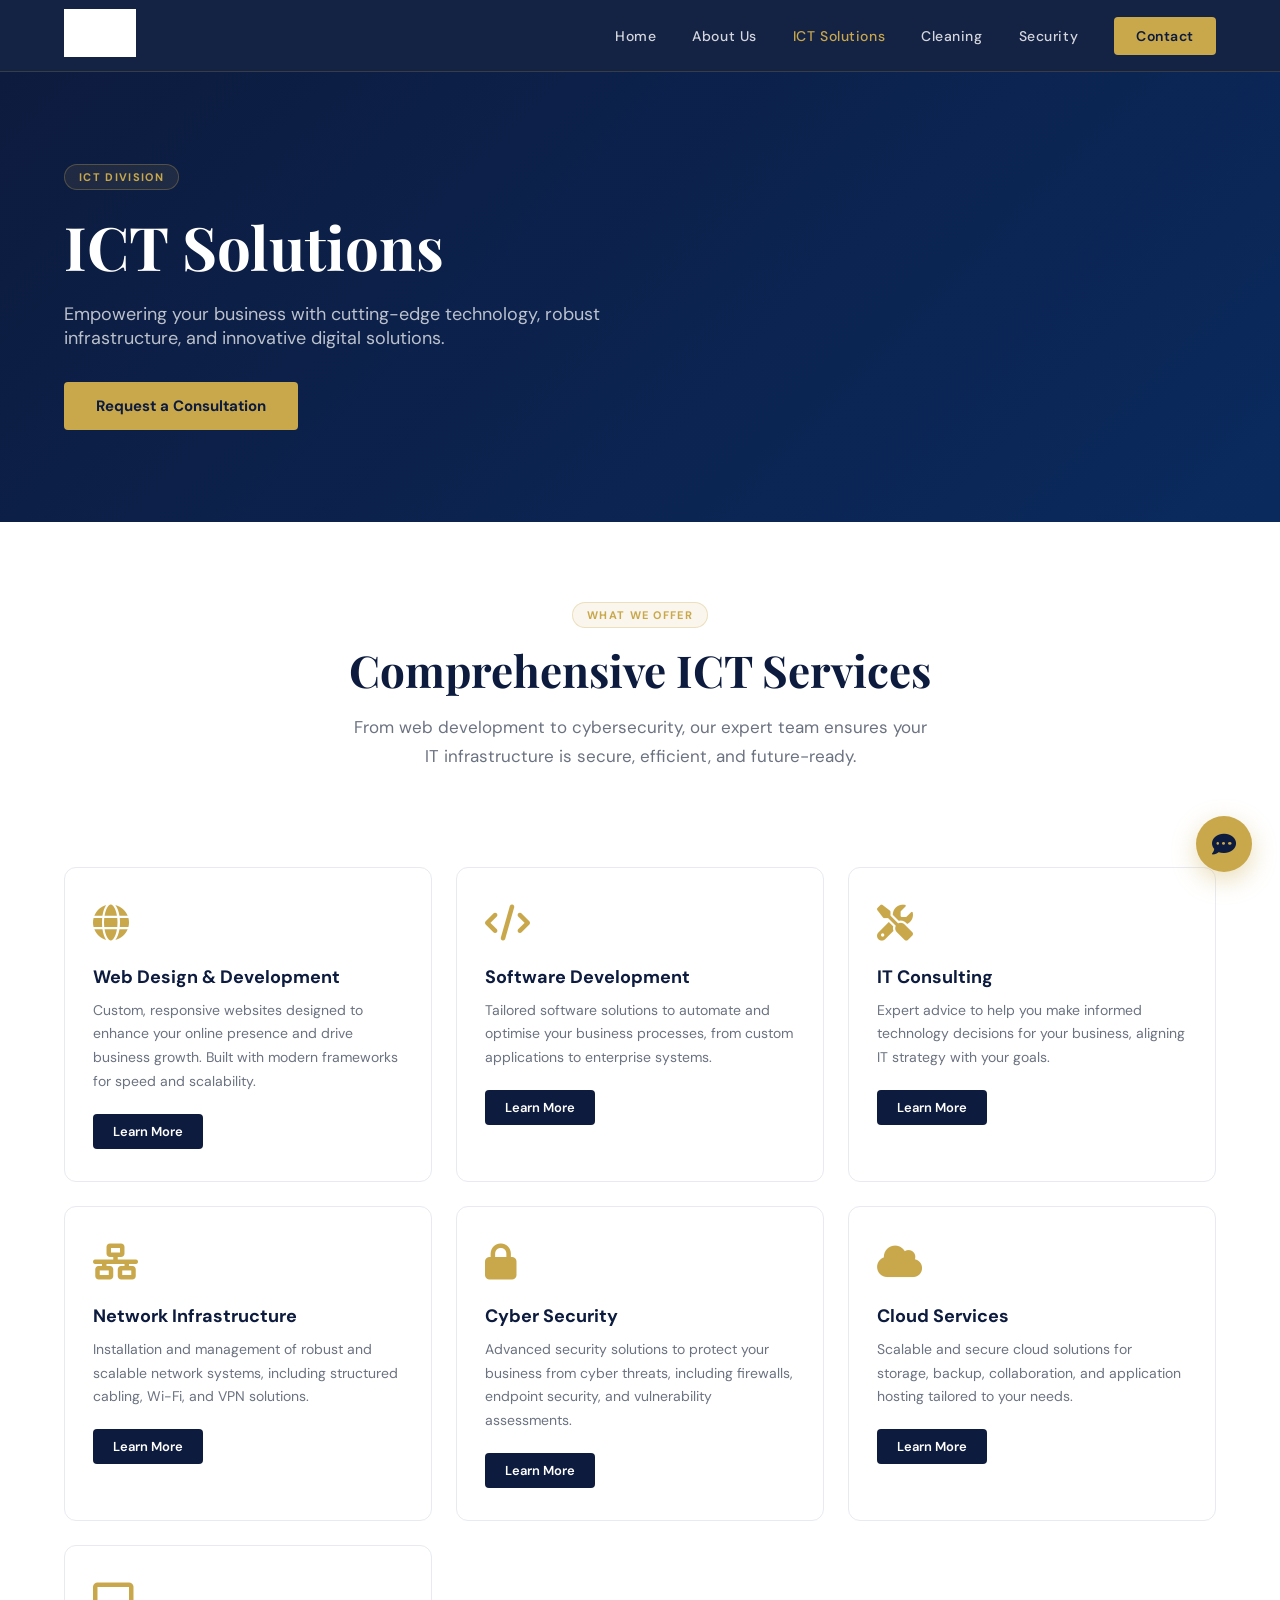
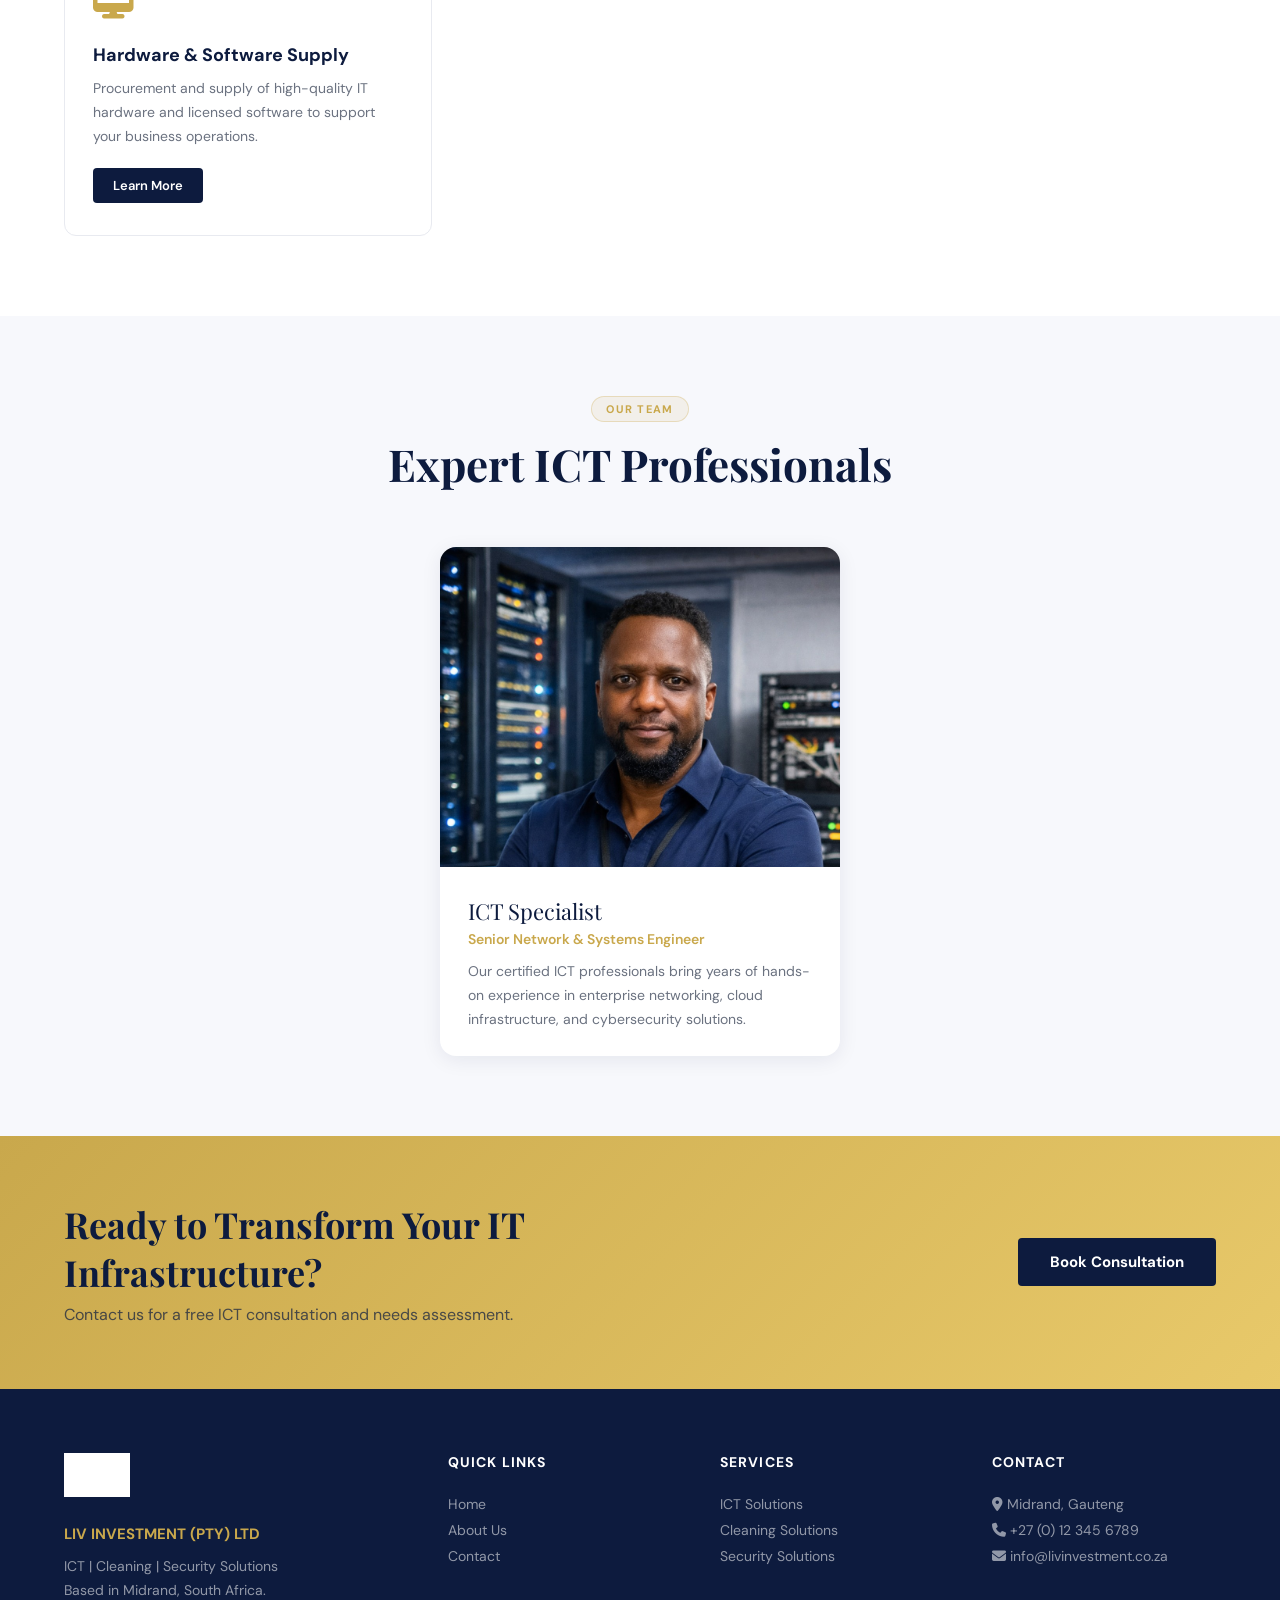
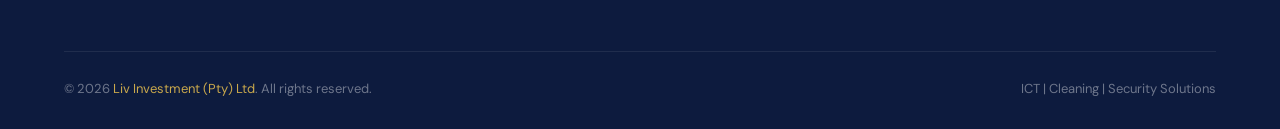
<file: ict.html>
<!DOCTYPE html>
<html lang="en">
  <head>
    <meta charset="UTF-8">
    <meta name="viewport" content="width=device-width, initial-scale=1.0">
    <title>ICT Solutions | Liv Investment (Pty) Ltd</title>
    <link
      href="https://fonts.googleapis.com/css2?family=Playfair+Display:wght@700;900&family=DM+Sans:wght@300;400;500;600&display=swap"
      rel="stylesheet">
    <link rel="stylesheet" href="assets/css/base.css">
    <link rel="stylesheet" href="assets/css/ict.css">
    <link rel="stylesheet"
      href="https://cdnjs.cloudflare.com/ajax/libs/font-awesome/6.5.0/css/all.min.css">
  </head>
  <body>

    <!-- NAVBAR -->
    <nav>
      <div class="nav-logo">
        <img src="assets/images/logo/logo.jpeg" alt="Liv Investment Logo"
          onerror="this.style.display='none'; this.nextElementSibling.style.display='block'">
        <span
          style="display:none;color:#fff;font-family:'Playfair Display',serif;font-size:18px;font-weight:700;">LIV
          <span style="color:#c9a84c">INVESTMENT</span></span>
      </div>
      <ul class="nav-links" id="navLinks">
        <li><a href="index.html" id="nav-home">Home</a></li>
        <li><a href="about.html" id="nav-about">About Us</a></li>
        <li><a href="ict.html" id="nav-ict">ICT Solutions</a></li>
        <li><a href="cleaning.html" id="nav-cleaning">Cleaning</a></li>
        <li><a href="security.html" id="nav-security">Security</a></li>
        <li><a href="contact.html" id="nav-contact"
            class="nav-cta">Contact</a></li>
      </ul>
      <button class="hamburger" id="hamburger" onclick="toggleMenu()"
        aria-label="Toggle menu">
        <span></span><span></span><span></span>
      </button>
    </nav>

    <!-- ICT PAGE -->
    <main class="page">

      <div class="service-hero ict">
        <div>
          <div class="section-tag">ICT Division</div>
          <h1>ICT Solutions</h1>
          <p>Empowering your business with cutting-edge technology, robust
            infrastructure, and innovative digital solutions.</p>
          <a class="btn-primary" href="contact.html">Request a Consultation</a>
        </div>
      </div>

      <section style="padding: 80px 5% 40px;">
        <div class="section-header center">
          <div class="section-tag">What We Offer</div>
          <h2 class="section-title">Comprehensive ICT Services</h2>
          <p class="section-sub">From web development to cybersecurity, our
            expert team ensures your IT infrastructure is secure, efficient, and
            future-ready.</p>
        </div>
      </section>

      <div class="services-grid" style="padding-top:0;">
        <div class="service-card">
          <div class="sc-icon"><i class="fa-solid fa-globe"></i></div>
          <div class="sc-title">Web Design & Development</div>
          <div class="sc-desc">Custom, responsive websites designed to enhance
            your online presence and drive business growth. Built with modern
            frameworks for speed and scalability.</div>
          <a class="btn-sm" href="contact.html">Learn More</a>
        </div>
        <div class="service-card">
          <div class="sc-icon"><i class="fa-solid fa-code"></i></div>
          <div class="sc-title">Software Development</div>
          <div class="sc-desc">Tailored software solutions to automate and
            optimise your business processes, from custom applications to
            enterprise systems.</div>
          <a class="btn-sm" href="contact.html">Learn More</a>
        </div>
        <div class="service-card">
          <div class="sc-icon"><i
              class="fa-solid fa-screwdriver-wrench"></i></div>
          <div class="sc-title">IT Consulting</div>
          <div class="sc-desc">Expert advice to help you make informed
            technology decisions for your business, aligning IT strategy with
            your goals.</div>
          <a class="btn-sm" href="contact.html">Learn More</a>
        </div>
        <div class="service-card">
          <div class="sc-icon"><i class="fa-solid fa-network-wired"></i></div>
          <div class="sc-title">Network Infrastructure</div>
          <div class="sc-desc">Installation and management of robust and
            scalable network systems, including structured cabling, Wi-Fi, and
            VPN solutions.</div>
          <a class="btn-sm" href="contact.html">Learn More</a>
        </div>
        <div class="service-card">
          <div class="sc-icon"><i class="fa-solid fa-lock"></i></div>
          <div class="sc-title">Cyber Security</div>
          <div class="sc-desc">Advanced security solutions to protect your
            business from cyber threats, including firewalls, endpoint security,
            and vulnerability assessments.</div>
          <a class="btn-sm" href="contact.html">Learn More</a>
        </div>
        <div class="service-card">
          <div class="sc-icon"><i class="fa-solid fa-cloud"></i></div>
          <div class="sc-title">Cloud Services</div>
          <div class="sc-desc">Scalable and secure cloud solutions for storage,
            backup, collaboration, and application hosting tailored to your
            needs.</div>
          <a class="btn-sm" href="contact.html">Learn More</a>
        </div>
        <div class="service-card">
          <div class="sc-icon"><i class="fa-solid fa-desktop"></i></div>
          <div class="sc-title">Hardware & Software Supply</div>
          <div class="sc-desc">Procurement and supply of high-quality IT
            hardware and licensed software to support your business
            operations.</div>
          <a class="btn-sm" href="contact.html">Learn More</a>
        </div>
      </div>

      <section style="background:var(--off-white);">
        <div class="section-header center">
          <div class="section-tag">Our Team</div>
          <h2 class="section-title">Expert ICT Professionals</h2>
        </div>
        <div style="max-width:400px;margin:0 auto;">
          <div class="team-card">
            <img class="team-img" src="assets/images/ict/ict-specialist-3.jpeg"
              alt="ICT Specialist">
            <div class="team-info">
              <div class="team-name">ICT Specialist</div>
              <div class="team-role">Senior Network & Systems Engineer</div>
              <div class="team-bio">Our certified ICT professionals bring years
                of hands-on experience in enterprise networking, cloud
                infrastructure, and cybersecurity solutions.</div>
            </div>
          </div>
        </div>
      </section>

      <div class="cta-band">
        <div>
          <h2>Ready to Transform Your IT Infrastructure?</h2>
          <p>Contact us for a free ICT consultation and needs assessment.</p>
        </div>
        <a class="btn-dark" href="contact.html">Book Consultation</a>
      </div>

    </main>

    <!-- FOOTER -->
    <footer>
      <div class="footer-grid">
        <div class="footer-brand">
          <img src="assets/images/logo/logo.jpeg" alt="Liv Investment"
            onerror="this.style.display='none'">
          <p
            style="color:var(--gold);font-weight:700;margin-bottom:8px;font-size:15px;">LIV
            INVESTMENT (PTY) LTD</p>
          <p>ICT | Cleaning | Security Solutions<br>Based in Midrand, South
            Africa.</p>
        </div>
        <div class="footer-col">
          <h4>Quick Links</h4>
          <a href="index.html">Home</a>
          <a href="about.html">About Us</a>
          <a href="contact.html">Contact</a>
        </div>
        <div class="footer-col">
          <h4>Services</h4>
          <a href="ict.html">ICT Solutions</a>
          <a href="cleaning.html">Cleaning Solutions</a>
          <a href="security.html">Security Solutions</a>
        </div>
        <div class="footer-col">
          <h4>Contact</h4>
          <a><i class="fa-solid fa-location-dot"></i> Midrand, Gauteng</a>
          <a><i class="fa-solid fa-phone"></i> +27 (0) 12 345 6789</a>
          <a><i class="fa-solid fa-envelope"></i> info@livinvestment.co.za</a>
        </div>
      </div>
      <div class="footer-bottom">
        <p>© 2026 <span class="footer-gold">Liv Investment (Pty) Ltd</span>. All
          rights reserved.</p>
        <p>ICT | Cleaning | Security Solutions</p>
      </div>
    </footer>

    <!-- CHATBOT -->
    <div class="chatbot-fab" onclick="toggleChat()" title="Chat with us"><i
        class="fa-solid fa-comment-dots"></i></div>
    <div class="chatbot-window" id="chatWindow">
      <div class="chat-header">
        <div class="chat-avatar"><i class="fa-solid fa-robot"></i></div>
        <div class="chat-header-info">
          <div class="chat-name">Liv Assistant</div>
          <div class="chat-status">● Online — ready to help</div>
        </div>
        <div class="chat-close" onclick="toggleChat()">×</div>
      </div>
      <div class="chat-body" id="chatBody">
        <div class="chat-msg">Welcome to <strong>Liv Investment (Pty)
            Ltd</strong>! 👋 How can we assist you today?</div>
        <div class="chat-options">
          <div class="chat-option" onclick="chatSelect('ict')"><i
              class="fa-solid fa-laptop-code"></i> ICT Solutions <span
              class="co-arrow">›</span></div>
          <div class="chat-option" onclick="chatSelect('cleaning')"><i
              class="fa-solid fa-broom"></i> Cleaning Services <span
              class="co-arrow">›</span></div>
          <div class="chat-option" onclick="chatSelect('security')"><i
              class="fa-solid fa-shield-halved"></i> Security Solutions <span
              class="co-arrow">›</span></div>
          <div class="chat-option" onclick="chatSelect('quote')"><i
              class="fa-solid fa-clipboard-list"></i> Request a Quote <span
              class="co-arrow">›</span></div>
          <div class="chat-option" onclick="chatSelect('consultant')"><i
              class="fa-solid fa-phone"></i> Speak to a Consultant <span
              class="co-arrow">›</span></div>
        </div>
      </div>
      <div class="chat-footer">
        <input class="chat-input" placeholder="Type a message..." id="chatInput"
          onkeydown="if(event.key==='Enter')sendChatMsg()">
        <button class="chat-send" onclick="sendChatMsg()"><i
            class="fa-solid fa-paper-plane"></i></button>
      </div>
    </div>

    <script src="assets/js/script.js"></script>
  </body>
</html>
</file>
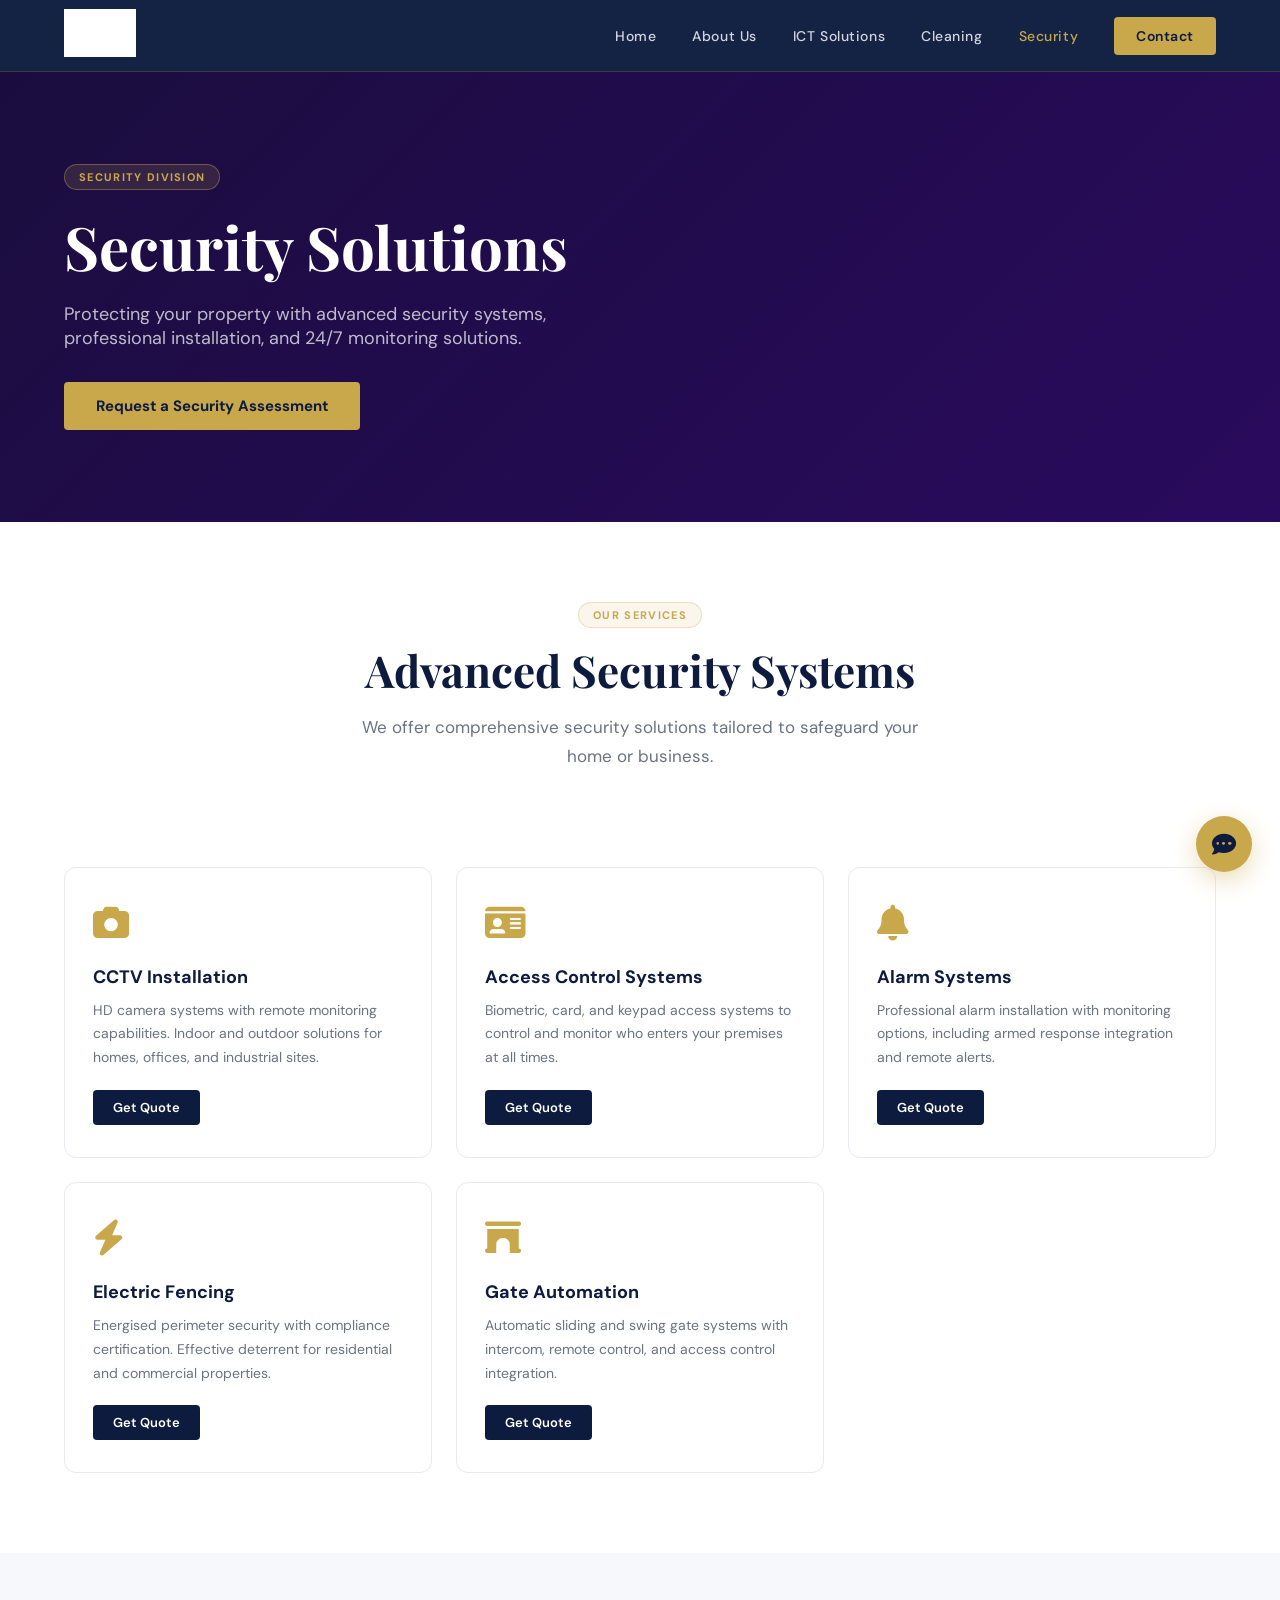
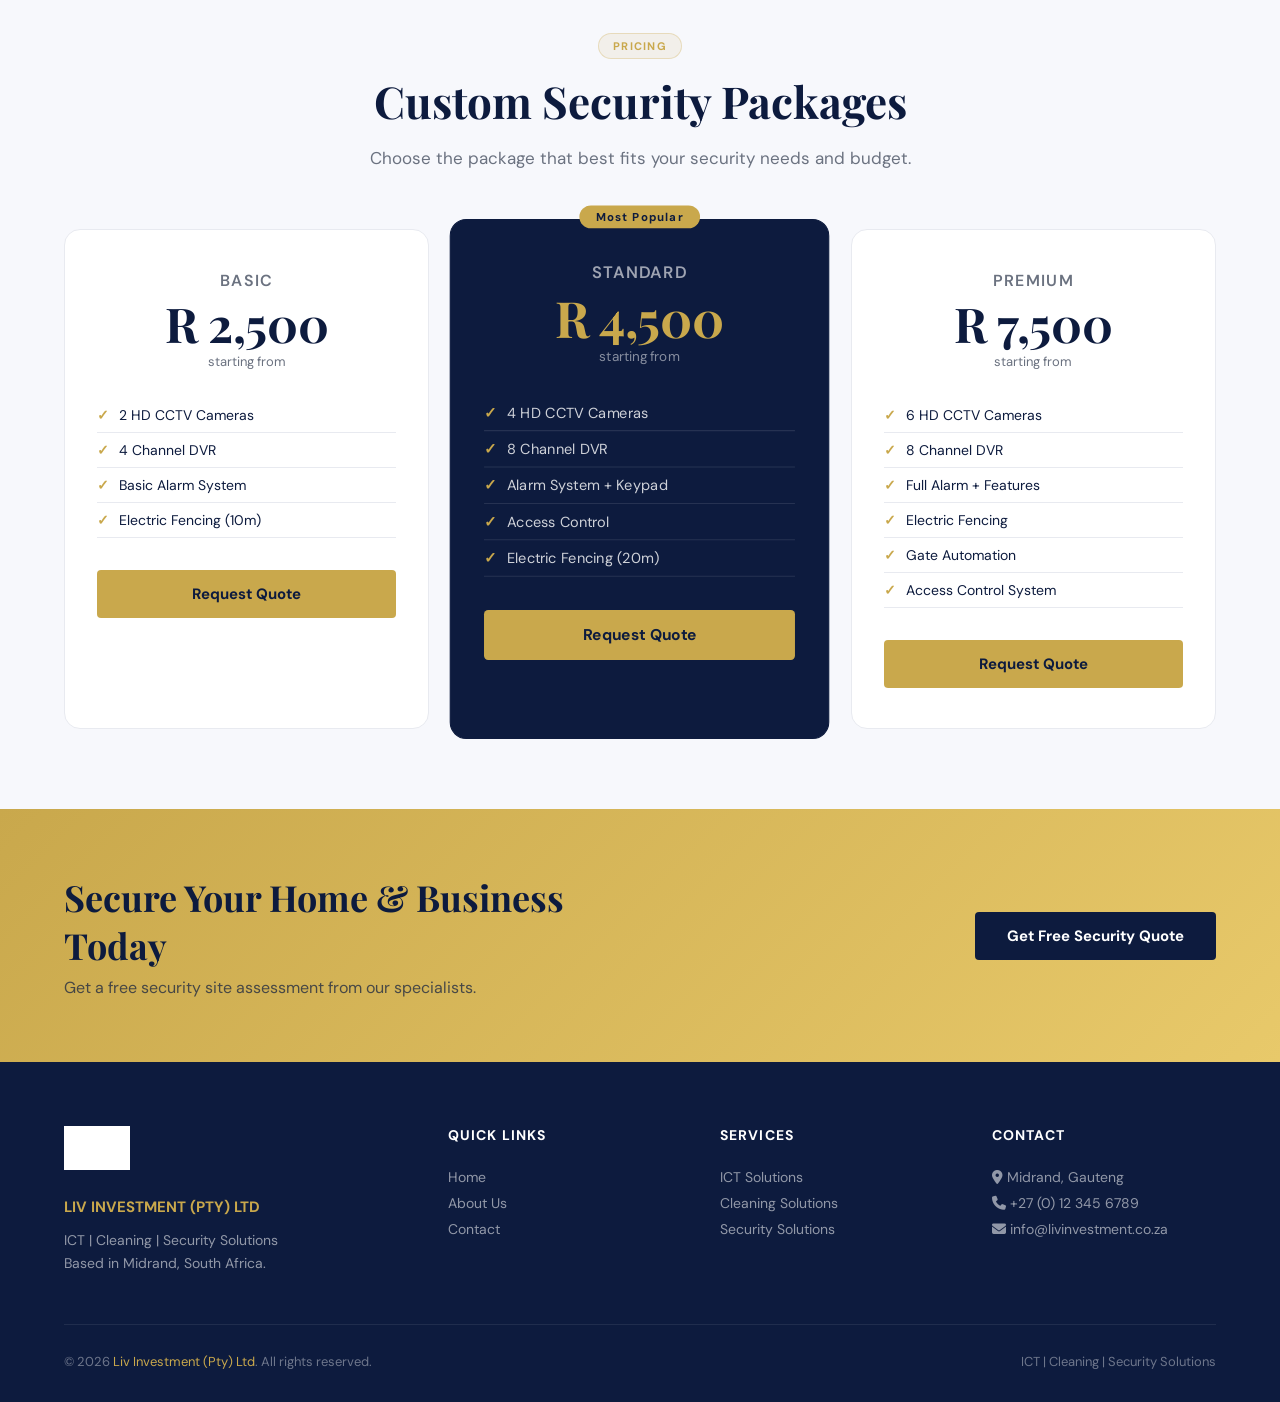
<file: security.html>
<!DOCTYPE html>
<html lang="en">
<head>
  <meta charset="UTF-8">
  <meta name="viewport" content="width=device-width, initial-scale=1.0">
  <title>Security Solutions | Liv Investment (Pty) Ltd</title>
  <link href="https://fonts.googleapis.com/css2?family=Playfair+Display:wght@700;900&family=DM+Sans:wght@300;400;500;600&display=swap" rel="stylesheet">
  <link rel="stylesheet" href="assets/css/base.css">
  <link rel="stylesheet" href="assets/css/security.css">
  <link rel="stylesheet" href="https://cdnjs.cloudflare.com/ajax/libs/font-awesome/6.5.0/css/all.min.css">
</head>
<body>

  <!-- NAVBAR -->
  <nav>
    <div class="nav-logo">
      <img src="assets/images/logo/logo.jpeg" alt="Liv Investment Logo"
        onerror="this.style.display='none'; this.nextElementSibling.style.display='block'">
      <span style="display:none;color:#fff;font-family:'Playfair Display',serif;font-size:18px;font-weight:700;">LIV <span style="color:#c9a84c">INVESTMENT</span></span>
    </div>
    <ul class="nav-links" id="navLinks">
      <li><a href="index.html" id="nav-home">Home</a></li>
      <li><a href="about.html" id="nav-about">About Us</a></li>
      <li><a href="ict.html" id="nav-ict">ICT Solutions</a></li>
      <li><a href="cleaning.html" id="nav-cleaning">Cleaning</a></li>
      <li><a href="security.html" id="nav-security">Security</a></li>
      <li><a href="contact.html" id="nav-contact" class="nav-cta">Contact</a></li>
    </ul>
    <button class="hamburger" id="hamburger" onclick="toggleMenu()" aria-label="Toggle menu">
      <span></span><span></span><span></span>
    </button>
  </nav>

  <!-- SECURITY PAGE -->
  <main class="page">

    <div class="service-hero security">
      <div>
        <div class="section-tag" style="background:rgba(201,168,76,0.15);color:var(--gold);border-color:rgba(201,168,76,0.4);">Security Division</div>
        <h1>Security Solutions</h1>
        <p>Protecting your property with advanced security systems, professional installation, and 24/7 monitoring solutions.</p>
        <a class="btn-primary" href="contact.html">Request a Security Assessment</a>
      </div>
    </div>

    <section style="padding: 80px 5% 40px;">
      <div class="section-header center">
        <div class="section-tag">Our Services</div>
        <h2 class="section-title">Advanced Security Systems</h2>
        <p class="section-sub">We offer comprehensive security solutions tailored to safeguard your home or business.</p>
      </div>
    </section>

    <div class="services-grid" style="padding-top:0;">
      <div class="service-card">
        <div class="sc-icon"><i class="fa-solid fa-camera"></i></div>
        <div class="sc-title">CCTV Installation</div>
        <div class="sc-desc">HD camera systems with remote monitoring capabilities. Indoor and outdoor solutions for homes, offices, and industrial sites.</div>
        <a class="btn-sm" href="contact.html">Get Quote</a>
      </div>
      <div class="service-card">
        <div class="sc-icon"><i class="fa-solid fa-id-card"></i></div>
        <div class="sc-title">Access Control Systems</div>
        <div class="sc-desc">Biometric, card, and keypad access systems to control and monitor who enters your premises at all times.</div>
        <a class="btn-sm" href="contact.html">Get Quote</a>
      </div>
      <div class="service-card">
        <div class="sc-icon"><i class="fa-solid fa-bell"></i></div>
        <div class="sc-title">Alarm Systems</div>
        <div class="sc-desc">Professional alarm installation with monitoring options, including armed response integration and remote alerts.</div>
        <a class="btn-sm" href="contact.html">Get Quote</a>
      </div>
      <div class="service-card">
        <div class="sc-icon"><i class="fa-solid fa-bolt"></i></div>
        <div class="sc-title">Electric Fencing</div>
        <div class="sc-desc">Energised perimeter security with compliance certification. Effective deterrent for residential and commercial properties.</div>
        <a class="btn-sm" href="contact.html">Get Quote</a>
      </div>
      <div class="service-card">
        <div class="sc-icon"><i class="fa-solid fa-archway"></i></div>
        <div class="sc-title">Gate Automation</div>
        <div class="sc-desc">Automatic sliding and swing gate systems with intercom, remote control, and access control integration.</div>
        <a class="btn-sm" href="contact.html">Get Quote</a>
      </div>
    </div>

    <!-- PACKAGES -->
    <div class="packages-section">
      <div class="section-header center">
        <div class="section-tag">Pricing</div>
        <h2 class="section-title">Custom Security Packages</h2>
        <p class="section-sub">Choose the package that best fits your security needs and budget.</p>
      </div>
      <div class="packages-grid">
        <div class="package-card">
          <div class="pkg-name">Basic</div>
          <div class="pkg-price">R 2,500</div>
          <div class="pkg-period">starting from</div>
          <ul class="pkg-features">
            <li>2 HD CCTV Cameras</li>
            <li>4 Channel DVR</li>
            <li>Basic Alarm System</li>
            <li>Electric Fencing (10m)</li>
          </ul>
          <a class="btn-primary" style="width:100%;text-align:center;display:block;" href="contact.html">Request Quote</a>
        </div>
        <div class="package-card featured">
          <div class="pkg-badge">Most Popular</div>
          <div class="pkg-name">Standard</div>
          <div class="pkg-price">R 4,500</div>
          <div class="pkg-period">starting from</div>
          <ul class="pkg-features">
            <li>4 HD CCTV Cameras</li>
            <li>8 Channel DVR</li>
            <li>Alarm System + Keypad</li>
            <li>Access Control</li>
            <li>Electric Fencing (20m)</li>
          </ul>
          <a class="btn-primary" style="width:100%;text-align:center;display:block;" href="contact.html">Request Quote</a>
        </div>
        <div class="package-card">
          <div class="pkg-name">Premium</div>
          <div class="pkg-price">R 7,500</div>
          <div class="pkg-period">starting from</div>
          <ul class="pkg-features">
            <li>6 HD CCTV Cameras</li>
            <li>8 Channel DVR</li>
            <li>Full Alarm + Features</li>
            <li>Electric Fencing</li>
            <li>Gate Automation</li>
            <li>Access Control System</li>
          </ul>
          <a class="btn-primary" style="width:100%;text-align:center;display:block;" href="contact.html">Request Quote</a>
        </div>
      </div>
    </div>

    <div class="cta-band">
      <div>
        <h2>Secure Your Home & Business Today</h2>
        <p>Get a free security site assessment from our specialists.</p>
      </div>
      <a class="btn-dark" href="contact.html">Get Free Security Quote</a>
    </div>

  </main>

  <!-- FOOTER -->
  <footer>
    <div class="footer-grid">
      <div class="footer-brand">
        <img src="assets/images/logo/logo.jpeg" alt="Liv Investment" onerror="this.style.display='none'">
        <p style="color:var(--gold);font-weight:700;margin-bottom:8px;font-size:15px;">LIV INVESTMENT (PTY) LTD</p>
        <p>ICT | Cleaning | Security Solutions<br>Based in Midrand, South Africa.</p>
      </div>
      <div class="footer-col">
        <h4>Quick Links</h4>
        <a href="index.html">Home</a>
        <a href="about.html">About Us</a>
        <a href="contact.html">Contact</a>
      </div>
      <div class="footer-col">
        <h4>Services</h4>
        <a href="ict.html">ICT Solutions</a>
        <a href="cleaning.html">Cleaning Solutions</a>
        <a href="security.html">Security Solutions</a>
      </div>
      <div class="footer-col">
        <h4>Contact</h4>
        <a><i class="fa-solid fa-location-dot"></i> Midrand, Gauteng</a>
        <a><i class="fa-solid fa-phone"></i> +27 (0) 12 345 6789</a>
        <a><i class="fa-solid fa-envelope"></i> info@livinvestment.co.za</a>
      </div>
    </div>
    <div class="footer-bottom">
      <p>© 2026 <span class="footer-gold">Liv Investment (Pty) Ltd</span>. All rights reserved.</p>
      <p>ICT | Cleaning | Security Solutions</p>
    </div>
  </footer>

  <!-- CHATBOT -->
  <div class="chatbot-fab" onclick="toggleChat()" title="Chat with us"><i class="fa-solid fa-comment-dots"></i></div>
  <div class="chatbot-window" id="chatWindow">
    <div class="chat-header">
      <div class="chat-avatar"><i class="fa-solid fa-robot"></i></div>
      <div class="chat-header-info">
        <div class="chat-name">Liv Assistant</div>
        <div class="chat-status">● Online — ready to help</div>
      </div>
      <div class="chat-close" onclick="toggleChat()">×</div>
    </div>
    <div class="chat-body" id="chatBody">
      <div class="chat-msg">Welcome to <strong>Liv Investment (Pty) Ltd</strong>! 👋 How can we assist you today?</div>
      <div class="chat-options">
        <div class="chat-option" onclick="chatSelect('ict')"><i class="fa-solid fa-laptop-code"></i> ICT Solutions <span class="co-arrow">›</span></div>
        <div class="chat-option" onclick="chatSelect('cleaning')"><i class="fa-solid fa-broom"></i> Cleaning Services <span class="co-arrow">›</span></div>
        <div class="chat-option" onclick="chatSelect('security')"><i class="fa-solid fa-shield-halved"></i> Security Solutions <span class="co-arrow">›</span></div>
        <div class="chat-option" onclick="chatSelect('quote')"><i class="fa-solid fa-clipboard-list"></i> Request a Quote <span class="co-arrow">›</span></div>
        <div class="chat-option" onclick="chatSelect('consultant')"><i class="fa-solid fa-phone"></i> Speak to a Consultant <span class="co-arrow">›</span></div>
      </div>
    </div>
    <div class="chat-footer">
      <input class="chat-input" placeholder="Type a message..." id="chatInput" onkeydown="if(event.key==='Enter')sendChatMsg()">
      <button class="chat-send" onclick="sendChatMsg()"><i class="fa-solid fa-paper-plane"></i></button>
    </div>
  </div>

  <script src="assets/js/script.js"></script>
</body>
</html>
</file>
<file: assets/css/base.css>
/* ===== VARIABLES ===== */
:root {
  --navy: #0d1b3e;
  --navy-mid: #162550;
  --gold: #c9a84c;
  --gold-light: #e8c96a;
  --white: #ffffff;
  --off-white: #f7f8fc;
  --gray: #6b7280;
  --light-gray: #e8eaf0;
}

/* ===== RESET ===== */
* { margin: 0; padding: 0; box-sizing: border-box; }
html { scroll-behavior: smooth; }
body {
  font-family: 'DM Sans', sans-serif;
  color: var(--navy);
  background: var(--white);
  overflow-x: hidden;
}

/* ===== NAVBAR ===== */
nav {
  position: fixed; top: 0; left: 0; right: 0;
  background: rgba(13,27,62,0.97);
  backdrop-filter: blur(12px);
  z-index: 1000;
  padding: 0 5%;
  display: flex; align-items: center; justify-content: space-between;
  height: 72px;
  border-bottom: 1px solid rgba(201,168,76,0.2);
}

.nav-logo img { height: 48px; filter: brightness(0) invert(1); }

.nav-links { display: flex; gap: 36px; list-style: none; }
.nav-links a {
  color: rgba(255,255,255,0.82);
  text-decoration: none;
  font-size: 14px;
  font-weight: 500;
  letter-spacing: 0.04em;
  transition: color 0.2s;
  cursor: pointer;
}
.nav-links a:hover, .nav-links a.active { color: var(--gold); }

.nav-cta {
  background: var(--gold);
  color: var(--navy) !important;
  padding: 10px 22px;
  border-radius: 4px;
  font-weight: 600 !important;
}
.nav-cta:hover { background: var(--gold-light) !important; color: var(--navy) !important; }

/* ===== PAGE WRAPPER ===== */
.page { padding-top: 72px; min-height: 100vh; }

/* ===== SECTION STYLES ===== */
section { padding: 80px 5%; }

.section-tag {
  display: inline-block;
  background: rgba(201,168,76,0.1);
  color: var(--gold);
  border: 1px solid rgba(201,168,76,0.3);
  padding: 5px 14px;
  border-radius: 20px;
  font-size: 11px;
  font-weight: 700;
  letter-spacing: 0.12em;
  text-transform: uppercase;
  margin-bottom: 16px;
}

.section-title {
  font-family: 'Playfair Display', serif;
  font-size: clamp(28px, 4vw, 44px);
  color: var(--navy);
  line-height: 1.2;
  margin-bottom: 16px;
}

.section-sub {
  font-size: 17px;
  color: var(--gray);
  line-height: 1.7;
  max-width: 580px;
}

.section-header { margin-bottom: 56px; }
.section-header.center { text-align: center; }
.section-header.center .section-sub { margin: 0 auto; }

.divider-gold { width: 48px; height: 3px; background: var(--gold); margin: 16px 0 24px; }

/* ===== BUTTONS ===== */
.btn-primary {
  background: var(--gold);
  color: var(--navy);
  padding: 14px 32px;
  border-radius: 4px;
  font-weight: 700;
  font-size: 15px;
  text-decoration: none;
  cursor: pointer;
  border: none;
  transition: all 0.2s;
  display: inline-block;
}
.btn-primary:hover { background: var(--gold-light); transform: translateY(-1px); }

.btn-outline {
  background: transparent;
  color: var(--white);
  border: 1.5px solid rgba(255,255,255,0.4);
  padding: 14px 32px;
  border-radius: 4px;
  font-weight: 500;
  font-size: 15px;
  cursor: pointer;
  text-decoration: none;
  transition: all 0.2s;
  display: inline-block;
}
.btn-outline:hover { border-color: var(--gold); color: var(--gold); }

.btn-sm {
  display: inline-block;
  margin-top: 20px;
  padding: 9px 20px;
  background: var(--navy);
  color: var(--white);
  border-radius: 4px;
  font-size: 13px;
  font-weight: 600;
  text-decoration: none;
  cursor: pointer;
  transition: all 0.2s;
}
.btn-sm:hover { background: var(--gold); color: var(--navy); }

.btn-dark {
  background: var(--navy);
  color: var(--white);
  padding: 14px 32px;
  border-radius: 4px;
  font-weight: 700;
  font-size: 15px;
  cursor: pointer;
  border: none;
  text-decoration: none;
  white-space: nowrap;
  transition: all 0.2s;
  display: inline-block;
}
.btn-dark:hover { background: #1a2d5a; transform: translateY(-1px); }

/* ===== CTA BAND ===== */
.cta-band {
  background: linear-gradient(135deg, var(--gold), var(--gold-light));
  padding: 64px 5%;
  display: flex; justify-content: space-between; align-items: center;
  gap: 32px;
}
.cta-band h2 { font-family: 'Playfair Display', serif; font-size: 36px; color: var(--navy); max-width: 520px; }
.cta-band p { font-size: 16px; color: rgba(13,27,62,0.7); margin-top: 8px; }

/* ===== WHY GRID (shared: home + cleaning) ===== */
.why-grid { display: grid; grid-template-columns: repeat(4, 1fr); gap: 28px; margin-top: 48px; }

.why-card {
  background: rgba(255,255,255,0.05);
  border: 1px solid rgba(255,255,255,0.08);
  border-radius: 12px;
  padding: 32px 24px;
  transition: all 0.3s;
}
.why-card:hover {
  background: rgba(201,168,76,0.08);
  border-color: rgba(201,168,76,0.3);
  transform: translateY(-4px);
}
.why-icon { font-size: 36px; margin-bottom: 20px; color: var(--gold); }
.why-title { font-size: 17px; font-weight: 700; color: var(--white); margin-bottom: 10px; }
.why-text { font-size: 14px; color: rgba(255,255,255,0.6); line-height: 1.6; }

/* ===== SERVICE HERO (shared: ict + cleaning + security) ===== */
.service-hero {
  min-height: 50vh;
  display: flex; align-items: center;
  padding: 80px 5%;
  position: relative;
  overflow: hidden;
}
.service-hero.ict { background: linear-gradient(135deg, #0d1b3e 0%, #0a2a5e 100%); }
.service-hero.cleaning { background: linear-gradient(135deg, #0d3333 0%, #0a5050 100%); }
.service-hero.security { background: linear-gradient(135deg, #1a0d3e 0%, #2a0a5e 100%); }
.service-hero h1 {
  font-family: 'Playfair Display', serif;
  font-size: clamp(38px, 5vw, 60px);
  color: var(--white); margin-bottom: 16px;
}
.service-hero p { font-size: 18px; color: rgba(255,255,255,0.72); max-width: 560px; margin-bottom: 32px; }

/* ===== SERVICES GRID (shared: ict + cleaning + security) ===== */
.services-grid {
  display: grid; grid-template-columns: repeat(3, 1fr); gap: 24px;
  padding: 80px 5%;
}
.service-card {
  background: var(--white);
  border: 1px solid var(--light-gray);
  border-radius: 12px;
  padding: 32px 28px;
  transition: all 0.3s;
}
.service-card:hover {
  border-color: var(--gold);
  box-shadow: 0 12px 32px rgba(13,27,62,0.1);
  transform: translateY(-4px);
}
.sc-icon { font-size: 36px; margin-bottom: 18px; color: var(--gold); }
.sc-title { font-size: 18px; font-weight: 700; color: var(--navy); margin-bottom: 10px; }
.sc-desc { font-size: 14px; color: var(--gray); line-height: 1.7; }

/* ===== CHATBOT ===== */
.chatbot-fab {
  position: fixed; bottom: 28px; right: 28px;
  width: 56px; height: 56px;
  background: var(--gold);
  border-radius: 50%;
  display: flex; align-items: center; justify-content: center;
  font-size: 24px;
  color: var(--navy);
  cursor: pointer;
  z-index: 9999;
  box-shadow: 0 8px 24px rgba(201,168,76,0.4);
  transition: all 0.2s;
}
.chatbot-fab:hover { transform: scale(1.1); box-shadow: 0 12px 32px rgba(201,168,76,0.5); }

.chatbot-window {
  position: fixed; bottom: 96px; right: 28px;
  width: 340px;
  background: var(--white);
  border-radius: 16px;
  box-shadow: 0 20px 60px rgba(0,0,0,0.2);
  z-index: 9998;
  overflow: hidden;
  display: none;
  flex-direction: column;
  max-height: 500px;
}
.chatbot-window.open { display: flex; }

.chat-header {
  background: var(--navy);
  padding: 16px 20px;
  display: flex; align-items: center; gap: 12px;
}
.chat-avatar {
  width: 38px; height: 38px;
  background: var(--gold);
  border-radius: 50%;
  display: flex; align-items: center; justify-content: center;
  font-size: 18px;
  color: var(--navy);
}
.chat-header-info .chat-name { font-size: 15px; font-weight: 600; color: var(--white); }
.chat-header-info .chat-status { font-size: 12px; color: rgba(255,255,255,0.6); }
.chat-close { margin-left: auto; color: rgba(255,255,255,0.6); cursor: pointer; font-size: 20px; line-height: 1; }

.chat-body { flex: 1; padding: 20px; overflow-y: auto; background: #f8f9fc; }
.chat-msg {
  background: var(--white);
  border: 1px solid var(--light-gray);
  border-radius: 12px 12px 12px 2px;
  padding: 12px 16px;
  font-size: 14px; color: var(--navy);
  line-height: 1.5;
  margin-bottom: 12px;
  max-width: 90%;
}
.chat-options { display: flex; flex-direction: column; gap: 8px; margin-top: 12px; }
.chat-option {
  background: var(--white);
  border: 1.5px solid var(--light-gray);
  border-radius: 8px;
  padding: 10px 14px;
  font-size: 13px; font-weight: 500; color: var(--navy);
  cursor: pointer;
  display: flex; align-items: center; gap: 8px;
  transition: all 0.2s;
}
.chat-option:hover { border-color: var(--gold); background: rgba(201,168,76,0.06); }
.chat-option .co-arrow { margin-left: auto; color: var(--gold); }

.chat-footer {
  padding: 12px 16px;
  border-top: 1px solid var(--light-gray);
  display: flex; gap: 10px;
}
.chat-input {
  flex: 1;
  border: 1.5px solid var(--light-gray);
  border-radius: 8px;
  padding: 10px 14px;
  font-family: 'DM Sans', sans-serif;
  font-size: 14px;
  outline: none;
}
.chat-input:focus { border-color: var(--gold); }
.chat-send {
  background: var(--navy);
  color: var(--white);
  border: none;
  border-radius: 8px;
  padding: 10px 16px;
  cursor: pointer;
  font-size: 18px;
  transition: background 0.2s;
}
.chat-send:hover { background: var(--gold); color: var(--navy); }

/* ===== FOOTER ===== */
footer { background: var(--navy); padding: 64px 5% 32px; }
.footer-grid { display: grid; grid-template-columns: 1.5fr 1fr 1fr 1fr; gap: 48px; margin-bottom: 48px; }
.footer-brand img { height: 44px; filter: brightness(0) invert(1); margin-bottom: 20px; }
.footer-brand p { font-size: 14px; color: rgba(255,255,255,0.55); line-height: 1.7; max-width: 260px; }
.footer-col h4 { font-size: 14px; font-weight: 700; color: var(--white); margin-bottom: 20px; text-transform: uppercase; letter-spacing: 0.08em; }
.footer-col a { display: block; font-size: 14px; color: rgba(255,255,255,0.55); text-decoration: none; padding: 4px 0; cursor: pointer; transition: color 0.2s; }
.footer-col a:hover { color: var(--gold); }
.footer-bottom {
  display: flex; justify-content: space-between; align-items: center;
  padding-top: 28px;
  border-top: 1px solid rgba(255,255,255,0.08);
}
.footer-bottom p { font-size: 13px; color: rgba(255,255,255,0.4); }
.footer-gold { color: var(--gold); }

/* ===== HAMBURGER ===== */
.hamburger {
  display: none;
  flex-direction: column;
  justify-content: center;
  gap: 5px;
  background: none;
  border: none;
  cursor: pointer;
  padding: 6px;
  z-index: 1001;
}
.hamburger span {
  display: block;
  width: 24px; height: 2px;
  background: var(--white);
  border-radius: 2px;
  transition: all 0.3s ease;
  transform-origin: center;
}
.hamburger.open span:nth-child(1) { transform: translateY(7px) rotate(45deg); }
.hamburger.open span:nth-child(2) { opacity: 0; transform: scaleX(0); }
.hamburger.open span:nth-child(3) { transform: translateY(-7px) rotate(-45deg); }

/* ===== RESPONSIVE ===== */
@media (max-width: 900px) {
  .hamburger { display: flex; }

  .nav-links {
    display: flex;
    flex-direction: column;
    position: fixed;
    top: 72px; left: 0; right: 0;
    background: rgba(13,27,62,0.98);
    backdrop-filter: blur(12px);
    padding: 16px 5% 28px;
    gap: 0;
    transform: translateY(-110%);
    opacity: 0;
    transition: transform 0.35s ease, opacity 0.35s ease;
    pointer-events: none;
    z-index: 999;
    border-bottom: 1px solid rgba(201,168,76,0.2);
  }
  .nav-links.open { transform: translateY(0); opacity: 1; pointer-events: all; }
  .nav-links li { width: 100%; }
  .nav-links a { display: block; padding: 14px 0; font-size: 16px; border-bottom: 1px solid rgba(255,255,255,0.07); }
  .nav-links li:last-child a { border-bottom: none; margin-top: 12px; text-align: center; padding: 14px; border-radius: 4px; }

  .services-grid { grid-template-columns: 1fr 1fr; }
  .cta-band { flex-direction: column; text-align: center; }
  .footer-grid { grid-template-columns: 1fr 1fr; }
  .why-grid { grid-template-columns: 1fr 1fr; }
}

@media (max-width: 600px) {
  .services-grid { grid-template-columns: 1fr; }
  .why-grid { grid-template-columns: 1fr; }
  .footer-grid { grid-template-columns: 1fr; }
}
</file>
<file: assets/css/home.css>
/* ===== HERO ===== */
.hero {
  background: linear-gradient(135deg, rgba(13,27,62,0.88) 0%, rgba(26,45,90,0.78) 40%, rgba(13,27,62,0.88) 100%),
              url('../images/security/cyber-security-concept/93472.jpg') no-repeat center center / cover;
  min-height: 92vh;
  display: flex; align-items: center;
  position: relative;
  overflow: hidden;
  padding: 80px 5% 60px;
}

.hero::before {
  content: '';
  position: absolute; inset: 0;
  background: url('data:image/svg+xml,<svg xmlns="http://www.w3.org/2000/svg" viewBox="0 0 1000 1000"><circle cx="800" cy="200" r="300" fill="none" stroke="rgba(201,168,76,0.08)" stroke-width="1"/><circle cx="800" cy="200" r="200" fill="none" stroke="rgba(201,168,76,0.06)" stroke-width="1"/><circle cx="800" cy="200" r="100" fill="none" stroke="rgba(201,168,76,0.04)" stroke-width="1"/></svg>') no-repeat center;
  background-size: cover;
}

.hero-content { position: relative; z-index: 2; max-width: 680px; }

.hero-badge {
  display: inline-block;
  background: rgba(201,168,76,0.15);
  border: 1px solid rgba(201,168,76,0.4);
  color: var(--gold);
  padding: 6px 16px;
  border-radius: 20px;
  font-size: 12px;
  font-weight: 600;
  letter-spacing: 0.1em;
  text-transform: uppercase;
  margin-bottom: 28px;
}

.hero h1 {
  font-family: 'Playfair Display', serif;
  font-size: clamp(42px, 6vw, 72px);
  color: var(--white);
  line-height: 1.1;
  margin-bottom: 24px;
}
.hero h1 span { color: var(--gold); }

.hero p {
  font-size: 18px;
  color: rgba(255,255,255,0.72);
  line-height: 1.7;
  margin-bottom: 40px;
  max-width: 520px;
}

.hero-btns { display: flex; gap: 16px; flex-wrap: wrap; }

.hero-stats {
  display: flex; gap: 48px; margin-top: 60px;
  padding-top: 40px;
  border-top: 1px solid rgba(255,255,255,0.1);
}
.stat-num {
  font-family: 'Playfair Display', serif;
  font-size: 36px;
  color: var(--gold);
  font-weight: 700;
}
.stat-label { font-size: 13px; color: rgba(255,255,255,0.6); margin-top: 4px; }

/* ===== DIVISIONS ===== */
.divisions-grid {
  display: grid; grid-template-columns: repeat(3, 1fr); gap: 28px;
  margin-top: 48px;
}

.division-card {
  background: var(--off-white);
  border: 1px solid var(--light-gray);
  border-radius: 12px;
  padding: 40px 32px;
  cursor: pointer;
  transition: all 0.3s;
  position: relative;
  overflow: hidden;
}
.division-card::before {
  content: '';
  position: absolute; bottom: 0; left: 0; right: 0; height: 4px;
  background: var(--gold);
  transform: scaleX(0);
  transition: transform 0.3s;
}
.division-card:hover {
  background: var(--navy);
  border-color: var(--navy);
  transform: translateY(-4px);
  box-shadow: 0 20px 40px rgba(13,27,62,0.15);
}
.division-card:hover::before { transform: scaleX(1); }
.division-card:hover .div-title,
.division-card:hover .div-desc { color: var(--white); }
.division-card:hover .div-desc { color: rgba(255,255,255,0.7); }

.div-icon {
  width: 56px; height: 56px;
  background: linear-gradient(135deg, var(--navy), #1a3a7a);
  border-radius: 12px;
  display: flex; align-items: center; justify-content: center;
  margin-bottom: 24px;
  font-size: 28px;
  color: var(--gold);
}
.division-card:hover .div-icon { background: rgba(201,168,76,0.2); }

.div-title {
  font-family: 'Playfair Display', serif;
  font-size: 22px; font-weight: 700;
  color: var(--navy);
  margin-bottom: 12px;
  transition: color 0.3s;
}
.div-desc {
  font-size: 15px; color: var(--gray); line-height: 1.6;
  transition: color 0.3s;
  margin-bottom: 24px;
}
.div-services { list-style: none; }
.div-services li {
  font-size: 14px; color: var(--gray);
  padding: 5px 0;
  display: flex; align-items: center; gap: 8px;
  transition: color 0.3s;
}
.div-services li::before { content: '→'; color: var(--gold); font-weight: 700; }
.division-card:hover .div-services li { color: rgba(255,255,255,0.7); }

/* ===== WHY SECTION OVERRIDE ===== */
.why-section { background: var(--navy); }
.why-section .section-title { color: var(--white); }
.why-section .section-sub { color: rgba(255,255,255,0.6); }
.why-section .section-tag { background: rgba(201,168,76,0.15); }

/* ===== INDUSTRIES ===== */
.industries-grid { display: flex; flex-wrap: wrap; gap: 12px; margin-top: 40px; }
.industry-tag {
  background: var(--off-white);
  border: 1px solid var(--light-gray);
  color: var(--navy);
  padding: 10px 20px;
  border-radius: 24px;
  font-size: 14px;
  font-weight: 500;
  display: flex; align-items: center; gap: 8px;
}

/* ===== RESPONSIVE ===== */
@media (max-width: 900px) {
  .divisions-grid { grid-template-columns: 1fr; }
  .hero-stats { flex-wrap: wrap; gap: 24px; }
}
</file>
<file: assets/css/about.css>
/* ===== ABOUT HERO ===== */
.about-hero {
  background: linear-gradient(135deg, var(--navy), #1e3470);
  padding: 80px 5% 100px;
  position: relative;
}
.about-hero h1 {
  font-family: 'Playfair Display', serif;
  font-size: clamp(36px, 5vw, 56px);
  color: var(--white);
  margin-bottom: 16px;
}
.about-hero p { font-size: 18px; color: rgba(255,255,255,0.7); max-width: 600px; }

/* ===== PROFILE ===== */
.profile-grid {
  display: grid; grid-template-columns: 1fr 1fr; gap: 80px;
  align-items: center;
  padding: 80px 5%;
}
.profile-text h2 {
  font-family: 'Playfair Display', serif;
  font-size: 38px; color: var(--navy);
  margin-bottom: 20px;
}
.profile-text p { font-size: 16px; color: var(--gray); line-height: 1.8; margin-bottom: 16px; }

/* ===== STATS ROW ===== */
.stats-row {
  display: grid; grid-template-columns: repeat(4, 1fr);
  gap: 24px; padding: 40px 5%; background: var(--off-white);
}
.stat-box { text-align: center; padding: 24px; }
.stat-box .num {
  font-family: 'Playfair Display', serif;
  font-size: 40px; color: var(--navy); font-weight: 700;
}
.stat-box .num span { color: var(--gold); }
.stat-box .lbl { font-size: 13px; color: var(--gray); margin-top: 6px; font-weight: 500; text-transform: uppercase; letter-spacing: 0.06em; }

/* ===== VISION MISSION VALUES ===== */
.vmv-grid { display: grid; grid-template-columns: repeat(3, 1fr); gap: 28px; padding: 80px 5%; background: var(--navy); }
.vmv-card {
  background: rgba(255,255,255,0.05);
  border: 1px solid rgba(255,255,255,0.08);
  border-radius: 12px;
  padding: 36px 28px;
}
.vmv-icon { font-size: 40px; margin-bottom: 20px; color: var(--gold); }
.vmv-title { font-family: 'Playfair Display', serif; font-size: 22px; color: var(--gold); margin-bottom: 14px; }
.vmv-text { font-size: 15px; color: rgba(255,255,255,0.7); line-height: 1.7; }

.values-list { list-style: none; margin-top: 16px; }
.values-list li {
  font-size: 15px; color: rgba(255,255,255,0.7);
  padding: 6px 0;
  display: flex; gap: 10px; align-items: center;
}
.values-list li::before { content: '✦'; color: var(--gold); font-size: 10px; }

/* ===== FOUNDER ===== */
.founder-section { padding: 80px 5%; }
.founder-grid { display: grid; grid-template-columns: 380px 1fr; gap: 64px; align-items: start; }
.founder-img { width: 100%; border-radius: 16px; box-shadow: 0 20px 60px rgba(13,27,62,0.2); }
.founder-text h2 {
  font-family: 'Playfair Display', serif;
  font-size: 36px; color: var(--navy); margin-bottom: 6px;
}
.founder-role { color: var(--gold); font-weight: 600; font-size: 16px; margin-bottom: 24px; }
.founder-text p { font-size: 16px; color: var(--gray); line-height: 1.8; margin-bottom: 16px; }

/* ===== RESPONSIVE ===== */
@media (max-width: 900px) {
  .profile-grid { grid-template-columns: 1fr; gap: 40px; }
  .founder-grid { grid-template-columns: 1fr; }
  .stats-row { grid-template-columns: 1fr 1fr; }
  .vmv-grid { grid-template-columns: 1fr 1fr; }
}
@media (max-width: 600px) {
  .stats-row { grid-template-columns: 1fr 1fr; }
  .vmv-grid { grid-template-columns: 1fr; }
}
</file>
<file: assets/css/cleaning.css>
/* ===== CLEANING STANDARDS CARDS ===== */
.standards-card {
  background: var(--white);
  border: 1px solid var(--light-gray);
  border-radius: 12px;
  padding: 28px;
}
.standards-icon { font-size: 32px; margin-bottom: 14px; color: var(--gold); }
.standards-title { font-size: 16px; font-weight: 700; color: var(--navy); margin-bottom: 8px; }
.standards-text { font-size: 14px; color: var(--gray); line-height: 1.6; }
</file>
<file: assets/css/contact.css>
/* ===== CONTACT HERO ===== */
.contact-hero { background: linear-gradient(135deg, var(--navy), #1e3470); padding: 80px 5%; }
.contact-hero h1 { font-family: 'Playfair Display', serif; font-size: 52px; color: var(--white); margin-bottom: 12px; }
.contact-hero p { color: rgba(255,255,255,0.7); font-size: 18px; }

/* ===== CONTACT GRID ===== */
.contact-grid { display: grid; grid-template-columns: 1fr 1fr; gap: 64px; padding: 80px 5%; }

.contact-info h3 { font-family: 'Playfair Display', serif; font-size: 28px; color: var(--navy); margin-bottom: 32px; }

.contact-item {
  display: flex; gap: 16px; align-items: flex-start;
  margin-bottom: 28px; padding-bottom: 28px;
  border-bottom: 1px solid var(--light-gray);
}
.contact-icon {
  width: 44px; height: 44px;
  background: var(--navy);
  border-radius: 10px;
  display: flex; align-items: center; justify-content: center;
  font-size: 20px; flex-shrink: 0;
  color: var(--gold);
}
.ci-label { font-size: 12px; color: var(--gray); text-transform: uppercase; letter-spacing: 0.08em; margin-bottom: 4px; }
.ci-value { font-size: 16px; color: var(--navy); font-weight: 500; }

/* ===== CONTACT FORM ===== */
.contact-form h3 { font-family: 'Playfair Display', serif; font-size: 28px; color: var(--navy); margin-bottom: 32px; }

.form-row { display: grid; grid-template-columns: 1fr 1fr; gap: 16px; }
.form-group { margin-bottom: 20px; }
.form-group label { display: block; font-size: 13px; font-weight: 600; color: var(--navy); margin-bottom: 8px; text-transform: uppercase; letter-spacing: 0.06em; }

.form-group input,
.form-group select,
.form-group textarea {
  width: 100%;
  padding: 13px 16px;
  border: 1.5px solid var(--light-gray);
  border-radius: 8px;
  font-family: 'DM Sans', sans-serif;
  font-size: 15px;
  color: var(--navy);
  background: var(--white);
  transition: border-color 0.2s;
  outline: none;
}
.form-group input:focus,
.form-group select:focus,
.form-group textarea:focus { border-color: var(--gold); }
.form-group textarea { height: 120px; resize: vertical; }

/* ===== RESPONSIVE ===== */
@media (max-width: 900px) {
  .contact-grid { grid-template-columns: 1fr; gap: 40px; }
  .form-row { grid-template-columns: 1fr; }
}
</file>
<file: assets/css/ict.css>
/* ===== TEAM SECTION ===== */
.team-section { padding: 80px 5%; background: var(--off-white); }
.team-grid { display: grid; grid-template-columns: repeat(2, 380px); gap: 36px; margin-top: 48px; }

.team-card {
  background: var(--white);
  border-radius: 16px;
  overflow: hidden;
  box-shadow: 0 4px 20px rgba(13,27,62,0.08);
  transition: transform 0.3s, box-shadow 0.3s;
}
.team-card:hover { transform: translateY(-6px); box-shadow: 0 16px 48px rgba(13,27,62,0.15); }

.team-img { width: 100%; height: 320px; object-fit: cover; object-position: top; }

.team-info { padding: 24px 28px; }
.team-name { font-family: 'Playfair Display', serif; font-size: 22px; color: var(--navy); margin-bottom: 4px; }
.team-role { color: var(--gold); font-size: 14px; font-weight: 600; margin-bottom: 12px; }
.team-bio { font-size: 14px; color: var(--gray); line-height: 1.7; }

/* ===== RESPONSIVE ===== */
@media (max-width: 900px) {
  .team-grid { grid-template-columns: 1fr; }
}
</file>
<file: assets/css/security.css>
/* ===== SECURITY PACKAGES ===== */
.packages-section { background: var(--off-white); padding: 80px 5%; }
.packages-grid { display: grid; grid-template-columns: repeat(3, 1fr); gap: 28px; margin-top: 48px; }

.package-card {
  background: var(--white);
  border: 1px solid var(--light-gray);
  border-radius: 16px;
  padding: 40px 32px;
  text-align: center;
  transition: all 0.3s;
  position: relative;
}
.package-card.featured {
  background: var(--navy);
  border-color: var(--navy);
  transform: scale(1.04);
}
.package-card:not(.featured):hover {
  border-color: var(--gold);
  transform: translateY(-4px);
  box-shadow: 0 16px 40px rgba(13,27,62,0.12);
}

.pkg-badge {
  position: absolute; top: -14px; left: 50%; transform: translateX(-50%);
  background: var(--gold); color: var(--navy);
  padding: 4px 16px; border-radius: 20px;
  font-size: 11px; font-weight: 700; letter-spacing: 0.08em;
}
.pkg-name { font-size: 16px; font-weight: 600; color: var(--gray); margin-bottom: 8px; text-transform: uppercase; letter-spacing: 0.08em; }
.pkg-price {
  font-family: 'Playfair Display', serif;
  font-size: 48px; font-weight: 700; color: var(--navy); line-height: 1;
  margin-bottom: 6px;
}
.package-card.featured .pkg-name { color: rgba(255,255,255,0.6); }
.package-card.featured .pkg-price { color: var(--gold); }
.pkg-period { font-size: 13px; color: var(--gray); margin-bottom: 28px; }
.package-card.featured .pkg-period { color: rgba(255,255,255,0.5); }

.pkg-features { list-style: none; text-align: left; margin-bottom: 32px; }
.pkg-features li {
  padding: 8px 0;
  font-size: 14px; color: var(--navy);
  display: flex; gap: 10px;
  border-bottom: 1px solid var(--light-gray);
}
.package-card.featured .pkg-features li { color: rgba(255,255,255,0.8); border-color: rgba(255,255,255,0.1); }
.pkg-features li::before { content: '✓'; color: var(--gold); font-weight: 700; flex-shrink: 0; }

/* ===== RESPONSIVE ===== */
@media (max-width: 900px) {
  .packages-grid { grid-template-columns: 1fr; }
  .package-card.featured { transform: scale(1); }
}
</file>
